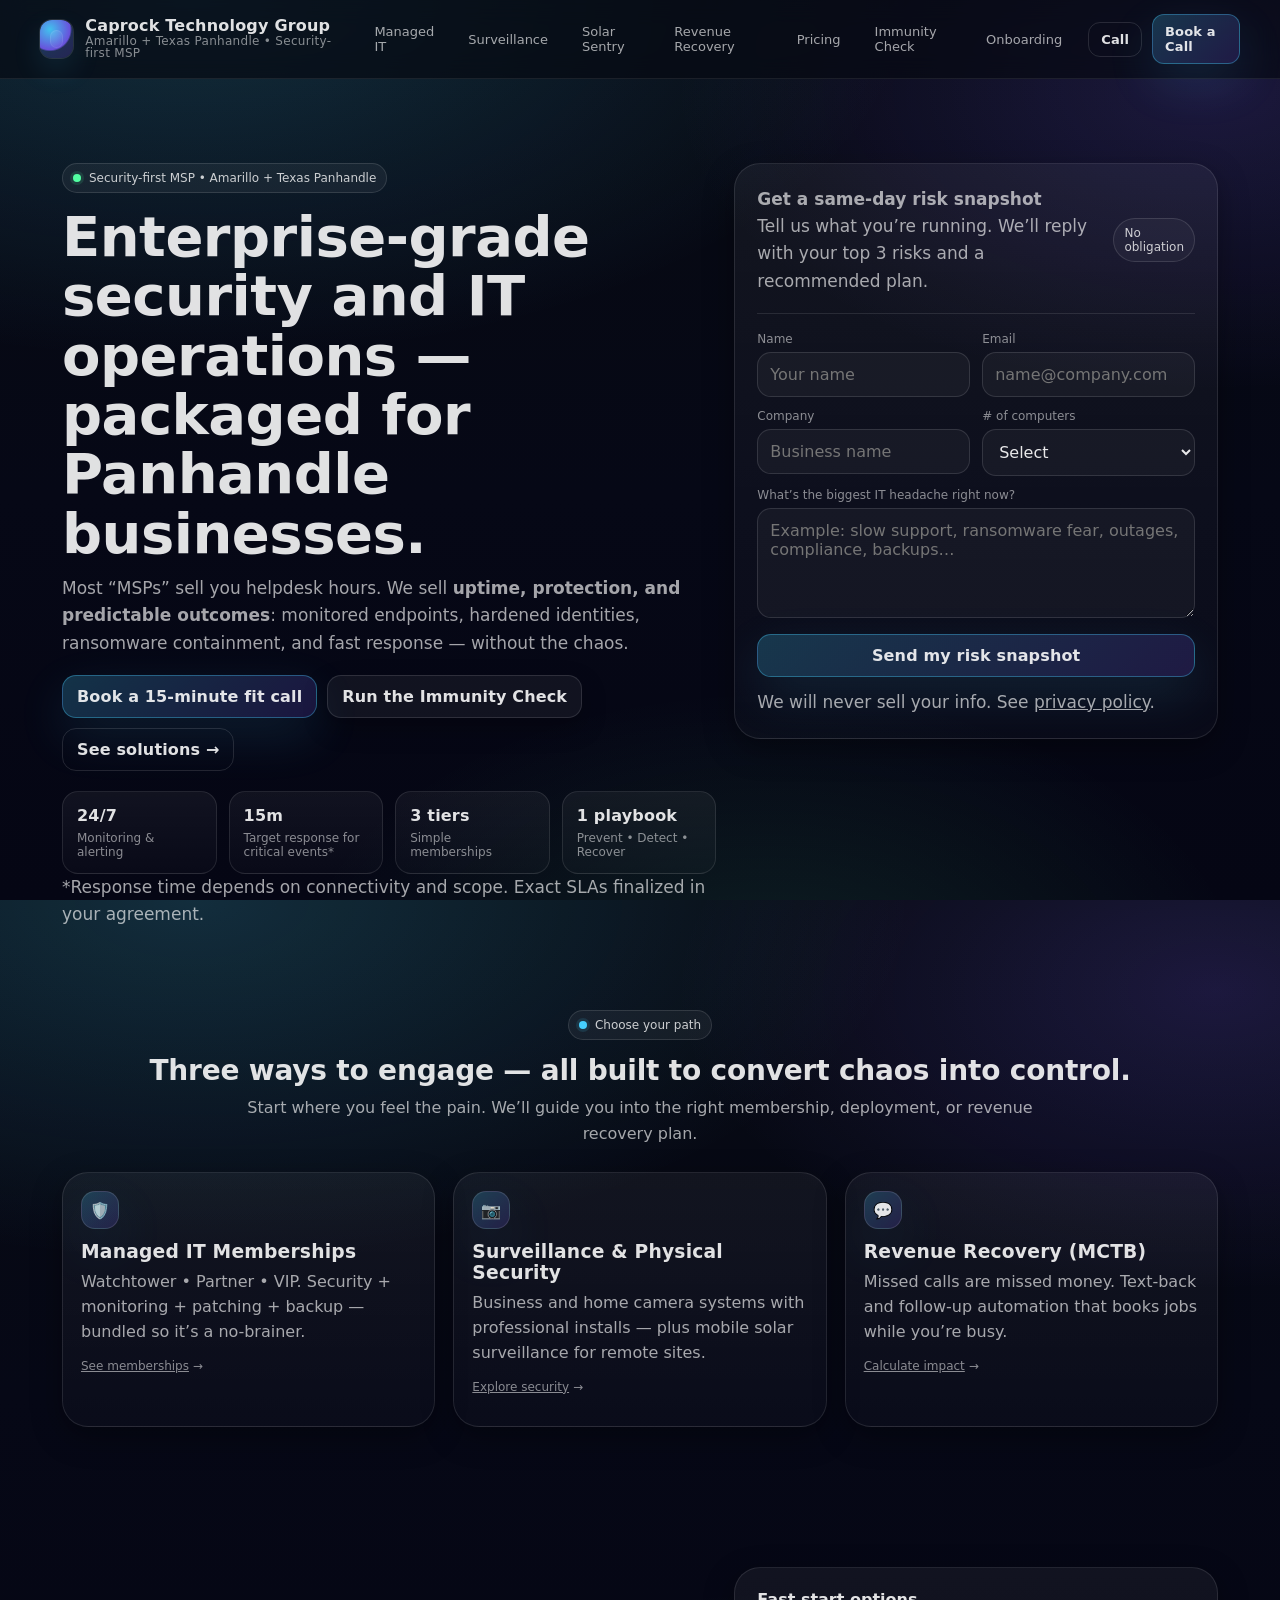
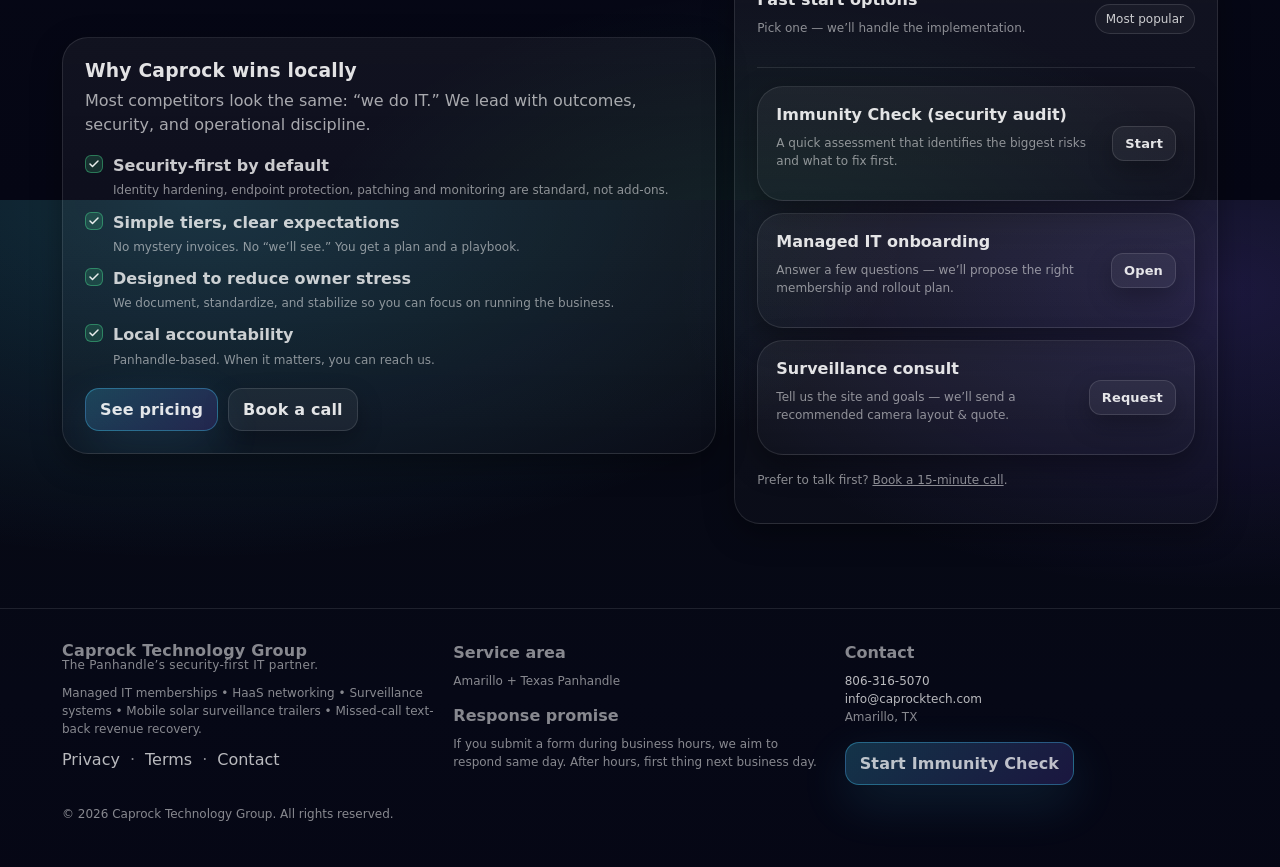
<file: index.html>
<!doctype html>
<html lang="en">
<head>
  <meta charset="utf-8"/>
  <meta name="viewport" content="width=device-width,initial-scale=1"/>
  <meta name="theme-color" content="#070A12"/>
  <title>Caprock Technology Group — Security-first Managed IT for Amarillo & the Panhandle</title>
  <meta name="description" content="Enterprise-grade security and IT operations packaged for Panhandle businesses. Managed IT memberships, surveillance, and missed-call revenue recovery."/>
  <link rel="icon" href="assets/img/logo.svg" type="image/svg+xml">
  <link rel="stylesheet" href="assets/css/styles.css"/>
</head>
<body>
  <header class="nav">
    <div class="container nav-inner">
      <a class="brand" href="index.html" aria-label="Caprock Technology Group home">
        <span class="logo" aria-hidden="true"></span>
        <span class="brand-title">
          <div class="name">Caprock Technology Group</div>
          <div class="sub">Amarillo + Texas Panhandle • Security-first MSP</div>
        </span>
      </a>

      <nav class="nav-links" aria-label="Primary">
        <a href="managed-it.html">Managed IT</a>
<a href="surveillance.html">Surveillance</a>
<a href="solar-sentry.html">Solar Sentry</a>
<a href="revenue-recovery.html">Revenue Recovery</a>
<a href="pricing.html">Pricing</a>
        <a href="immunity-check.html">Immunity Check</a>
        <a href="onboarding.html">Onboarding</a>
      </nav>

      <div class="nav-cta">
        <a class="btn ghost small" href="tel:8063165070">Call</a>
        <a class="btn primary small" href="contact.html#book">Book a Call</a>
        <button class="hamburger" id="openMenu" aria-label="Open menu">☰</button>
      </div>
    </div>
  </header>

  <div class="mobile" id="mobileMenu" aria-hidden="true">
    <div class="panel">
      <div class="split">
        <div class="brand-title">
          <div class="name">Menu</div>
          <div class="sub">Choose a path</div>
        </div>
        <button class="btn small" id="closeMenu" aria-label="Close menu">Close</button>
      </div>
      <div class="mt18">
        <a href="managed-it.html">Managed IT</a>
<a href="surveillance.html">Surveillance</a>
<a href="solar-sentry.html">Solar Sentry</a>
<a href="revenue-recovery.html">Revenue Recovery</a>
<a href="pricing.html">Pricing</a>
<hr class="sep"/>
<a href="contact.html">Contact</a>
<a href="about.html">About</a>
<a href="immunity-check.html">Immunity Check</a>
<a href="onboarding.html">Client Onboarding</a>
      </div>
      <div class="mt22">
        <a class="btn primary" style="width:100%" href="contact.html#book">Book a Call</a>
      </div>
      <p class="note mt16">Fast response. Straight answers. No fluff.</p>
    </div>
  </div>

  <main>
    
<section class="hero">
  <div class="container">
    <div class="grid cols-2" style="align-items:start">
      <div>
        <span class="badge"><span class="dot"></span><span>Security-first MSP • Amarillo + Texas Panhandle</span></span>
        <h1>Enterprise-grade security and IT operations — packaged for Panhandle businesses.</h1>
        <p>
          Most “MSPs” sell you helpdesk hours. We sell <strong>uptime, protection, and predictable outcomes</strong>:
          monitored endpoints, hardened identities, ransomware containment, and fast response — without the chaos.
        </p>

        <div class="mt18" style="display:flex; gap:10px; flex-wrap:wrap">
          <a class="btn primary" href="contact.html#book">Book a 15‑minute fit call</a>
          <a class="btn" href="immunity-check.html">Run the Immunity Check</a>
          <a class="btn ghost" href="#paths">See solutions →</a>
        </div>

        <div class="kpis">
          <div class="kpi">
            <div class="big"><span class="countup" data-target="24" data-suffix="/7">0</span></div>
            <div class="small">Monitoring & alerting</div>
          </div>
          <div class="kpi">
            <div class="big"><span class="countup" data-target="15" data-suffix="m">0</span></div>
            <div class="small">Target response for critical events*</div>
          </div>
          <div class="kpi">
            <div class="big"><span class="countup" data-target="3">0</span> tiers</div>
            <div class="small">Simple memberships</div>
          </div>
          <div class="kpi">
            <div class="big"><span class="countup" data-target="1">0</span> playbook</div>
            <div class="small">Prevent • Detect • Recover</div>
          </div>
        </div>
        <p class="note mt12">*Response time depends on connectivity and scope. Exact SLAs finalized in your agreement.</p>
      </div>

      <div>
        <div class="card pad-lg">
          <div class="split">
            <div>
              <p class="m0" style="font-weight:800">Get a same‑day risk snapshot</p>
              <p class="note mt10">Tell us what you’re running. We’ll reply with your top 3 risks and a recommended plan.</p>
            </div>
            <span class="pill">No obligation</span>
          </div>
          <hr class="sep"/>
          <form class="form" name="quick-risk-snapshot" method="POST" data-netlify="true" action="/thank-you.html">
            <input type="hidden" name="form-name" value="quick-risk-snapshot"/>
            <div class="inline cols-2">
              <div class="field">
                <label for="qname">Name</label>
                <input id="qname" name="name" autocomplete="name" required placeholder="Your name"/>
              </div>
              <div class="field">
                <label for="qemail">Email</label>
                <input id="qemail" name="email" type="email" autocomplete="email" required placeholder="name@company.com"/>
              </div>
            </div>
            <div class="inline cols-2">
              <div class="field">
                <label for="qcompany">Company</label>
                <input id="qcompany" name="company" autocomplete="organization" required placeholder="Business name"/>
              </div>
              <div class="field">
                <label for="qsize"># of computers</label>
                <select id="qsize" name="device_count" required>
                  <option value="" disabled selected>Select</option>
                  <option>1–10</option><option>11–25</option><option>26–50</option><option>51–100</option><option>100+</option>
                </select>
              </div>
            </div>
            <div class="field">
              <label for="qmsg">What’s the biggest IT headache right now?</label>
              <textarea id="qmsg" name="pain" required placeholder="Example: slow support, ransomware fear, outages, compliance, backups…"></textarea>
            </div>
            <button class="btn primary" type="submit" style="width:100%">Send my risk snapshot</button>
            <p class="note">We will never sell your info. See <a href="privacy.html"><u>privacy policy</u></a>.</p>
          </form>
        </div>
      </div>
    </div>
  </div>
</section>

<section class="section compact" id="paths">
  <div class="container">
    <div class="center">
      <span class="badge"><span class="dot" style="background:var(--accent); box-shadow:0 0 0 3px rgba(70,208,255,.12)"></span><span>Choose your path</span></span>
      <h2 style="margin:14px 0 8px; font-size:28px; letter-spacing:-.2px">Three ways to engage — all built to convert chaos into control.</h2>
      <p class="m0" style="color:var(--muted); max-width:820px; margin:0 auto; line-height:1.6">
        Start where you feel the pain. We’ll guide you into the right membership, deployment, or revenue recovery plan.
      </p>
    </div>

    <div class="grid cols-3 mt26">
      <a class="card pad" href="managed-it.html">
        <div class="icon">🛡️</div>
        <h3 class="card-title mt12">Managed IT Memberships</h3>
        <p class="card-sub">Watchtower • Partner • VIP. Security + monitoring + patching + backup — bundled so it’s a no‑brainer.</p>
        <p class="note mt12"><u>See memberships</u> →</p>
      </a>

      <a class="card pad" href="surveillance.html">
        <div class="icon">📷</div>
        <h3 class="card-title mt12">Surveillance & Physical Security</h3>
        <p class="card-sub">Business and home camera systems with professional installs — plus mobile solar surveillance for remote sites.</p>
        <p class="note mt12"><u>Explore security</u> →</p>
      </a>

      <a class="card pad" href="revenue-recovery.html">
        <div class="icon">💬</div>
        <h3 class="card-title mt12">Revenue Recovery (MCTB)</h3>
        <p class="card-sub">Missed calls are missed money. Text‑back and follow‑up automation that books jobs while you’re busy.</p>
        <p class="note mt12"><u>Calculate impact</u> →</p>
      </a>
    </div>
  </div>
</section>

<section class="section">
  <div class="container">
    <div class="grid cols-2" style="align-items:center">
      <div class="card pad-lg">
        <h3 class="card-title">Why Caprock wins locally</h3>
        <p class="card-sub">Most competitors look the same: “we do IT.” We lead with outcomes, security, and operational discipline.</p>
        <ul class="ul">
          <li><span class="check" aria-hidden="true">
  <svg viewBox="0 0 24 24" fill="none" stroke="rgba(255,255,255,.9)" stroke-width="3" stroke-linecap="round" stroke-linejoin="round">
    <path d="M20 6L9 17l-5-5"/>
  </svg>
</span> <div><strong>Security-first by default</strong><br><span class="note">Identity hardening, endpoint protection, patching and monitoring are standard, not add‑ons.</span></div></li>
          <li><span class="check" aria-hidden="true">
  <svg viewBox="0 0 24 24" fill="none" stroke="rgba(255,255,255,.9)" stroke-width="3" stroke-linecap="round" stroke-linejoin="round">
    <path d="M20 6L9 17l-5-5"/>
  </svg>
</span> <div><strong>Simple tiers, clear expectations</strong><br><span class="note">No mystery invoices. No “we’ll see.” You get a plan and a playbook.</span></div></li>
          <li><span class="check" aria-hidden="true">
  <svg viewBox="0 0 24 24" fill="none" stroke="rgba(255,255,255,.9)" stroke-width="3" stroke-linecap="round" stroke-linejoin="round">
    <path d="M20 6L9 17l-5-5"/>
  </svg>
</span> <div><strong>Designed to reduce owner stress</strong><br><span class="note">We document, standardize, and stabilize so you can focus on running the business.</span></div></li>
          <li><span class="check" aria-hidden="true">
  <svg viewBox="0 0 24 24" fill="none" stroke="rgba(255,255,255,.9)" stroke-width="3" stroke-linecap="round" stroke-linejoin="round">
    <path d="M20 6L9 17l-5-5"/>
  </svg>
</span> <div><strong>Local accountability</strong><br><span class="note">Panhandle-based. When it matters, you can reach us.</span></div></li>
        </ul>
        <div class="mt18" style="display:flex; gap:10px; flex-wrap:wrap">
          <a class="btn primary" href="pricing.html">See pricing</a>
          <a class="btn" href="contact.html#book">Book a call</a>
        </div>
      </div>

      <div>
        <div class="card pad-lg">
          <div class="split">
            <div>
              <p class="m0" style="font-weight:800">Fast start options</p>
              <p class="note mt10">Pick one — we’ll handle the implementation.</p>
            </div>
            <span class="pill">Most popular</span>
          </div>
          <hr class="sep"/>
          <div class="grid" style="gap:12px">
            <div class="card pad">
              <div class="split">
                <div>
                  <p class="m0" style="font-weight:760">Immunity Check (security audit)</p>
                  <p class="note mt10">A quick assessment that identifies the biggest risks and what to fix first.</p>
                </div>
                <a class="btn small" href="immunity-check.html">Start</a>
              </div>
            </div>
            <div class="card pad">
              <div class="split">
                <div>
                  <p class="m0" style="font-weight:760">Managed IT onboarding</p>
                  <p class="note mt10">Answer a few questions — we’ll propose the right membership and rollout plan.</p>
                </div>
                <a class="btn small" href="onboarding.html">Open</a>
              </div>
            </div>
            <div class="card pad">
              <div class="split">
                <div>
                  <p class="m0" style="font-weight:760">Surveillance consult</p>
                  <p class="note mt10">Tell us the site and goals — we’ll send a recommended camera layout & quote.</p>
                </div>
                <a class="btn small" href="surveillance.html#quote">Request</a>
              </div>
            </div>
          </div>
          <p class="note mt16">Prefer to talk first? <a href="contact.html#book"><u>Book a 15‑minute call</u></a>.</p>
        </div>
      </div>
    </div>
  </div>
</section>

  </main>

  <footer class="footer">
    <div class="container">
      <div class="grid cols-3">
        <div>
          <div class="brand-title">
            <div class="name">Caprock Technology Group</div>
            <div class="sub">The Panhandle’s security-first IT partner.</div>
          </div>
          <p class="note mt12">Managed IT memberships • HaaS networking • Surveillance systems • Mobile solar surveillance trailers • Missed-call text-back revenue recovery.</p>
          <div class="mini-links">
            <a href="privacy.html">Privacy</a> ·
            <a href="terms.html">Terms</a> ·
            <a href="contact.html">Contact</a>
          </div>
        </div>
        <div>
          <p class="m0"><strong>Service area</strong></p>
          <p class="note mt10">Amarillo + Texas Panhandle</p>
          <p class="m0 mt16"><strong>Response promise</strong></p>
          <p class="note mt10">If you submit a form during business hours, we aim to respond same day. After hours, first thing next business day.</p>
        </div>
        <div>
          <p class="m0"><strong>Contact</strong></p>
          <p class="note mt10">
            <a href="tel:8063165070">806-316-5070</a><br/>
            <a href="mailto:info@caprocktech.com">info@caprocktech.com</a><br/>
            Amarillo, TX
          </p>
          <div class="mt16">
            <a class="btn primary" href="immunity-check.html">Start Immunity Check</a>
          </div>
        </div>
      </div>
      <p class="small mt22">© 2026 Caprock Technology Group. All rights reserved.</p>
    </div>
  </footer>

  <div class="toast" id="toast" role="status" aria-live="polite">
    <div class="t">Saved</div>
    <div class="m">We’ll be in touch.</div>
  </div>

  <script src="assets/js/main.js"></script>
</body>
</html>
</file>
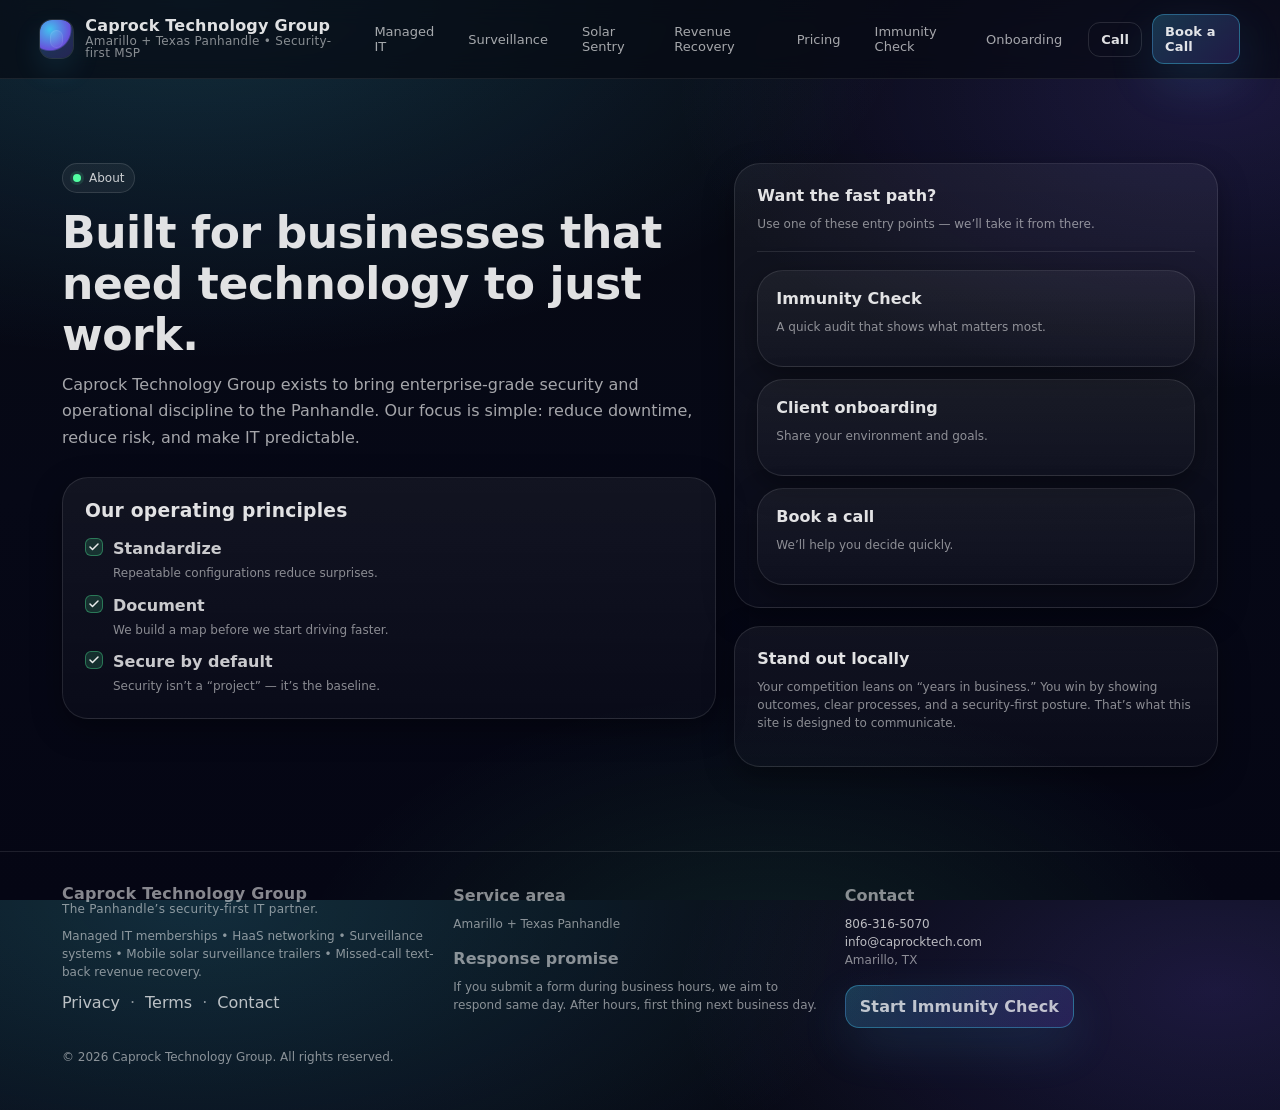
<file: about.html>
<!doctype html>
<html lang="en">
<head>
  <meta charset="utf-8"/>
  <meta name="viewport" content="width=device-width,initial-scale=1"/>
  <meta name="theme-color" content="#070A12"/>
  <title>About — Caprock Technology Group</title>
  <meta name="description" content="Caprock Technology Group brings enterprise-grade security and operational discipline to Panhandle businesses."/>
  <link rel="icon" href="assets/img/logo.svg" type="image/svg+xml">
  <link rel="stylesheet" href="assets/css/styles.css"/>
</head>
<body>
  <header class="nav">
    <div class="container nav-inner">
      <a class="brand" href="index.html" aria-label="Caprock Technology Group home">
        <span class="logo" aria-hidden="true"></span>
        <span class="brand-title">
          <div class="name">Caprock Technology Group</div>
          <div class="sub">Amarillo + Texas Panhandle • Security-first MSP</div>
        </span>
      </a>

      <nav class="nav-links" aria-label="Primary">
        <a href="managed-it.html">Managed IT</a>
<a href="surveillance.html">Surveillance</a>
<a href="solar-sentry.html">Solar Sentry</a>
<a href="revenue-recovery.html">Revenue Recovery</a>
<a href="pricing.html">Pricing</a>
        <a href="immunity-check.html">Immunity Check</a>
        <a href="onboarding.html">Onboarding</a>
      </nav>

      <div class="nav-cta">
        <a class="btn ghost small" href="tel:8063165070">Call</a>
        <a class="btn primary small" href="contact.html#book">Book a Call</a>
        <button class="hamburger" id="openMenu" aria-label="Open menu">☰</button>
      </div>
    </div>
  </header>

  <div class="mobile" id="mobileMenu" aria-hidden="true">
    <div class="panel">
      <div class="split">
        <div class="brand-title">
          <div class="name">Menu</div>
          <div class="sub">Choose a path</div>
        </div>
        <button class="btn small" id="closeMenu" aria-label="Close menu">Close</button>
      </div>
      <div class="mt18">
        <a href="managed-it.html">Managed IT</a>
<a href="surveillance.html">Surveillance</a>
<a href="solar-sentry.html">Solar Sentry</a>
<a href="revenue-recovery.html">Revenue Recovery</a>
<a href="pricing.html">Pricing</a>
<hr class="sep"/>
<a href="contact.html">Contact</a>
<a href="about.html">About</a>
<a href="immunity-check.html">Immunity Check</a>
<a href="onboarding.html">Client Onboarding</a>
      </div>
      <div class="mt22">
        <a class="btn primary" style="width:100%" href="contact.html#book">Book a Call</a>
      </div>
      <p class="note mt16">Fast response. Straight answers. No fluff.</p>
    </div>
  </div>

  <main>
    
<section class="section">
  <div class="container">
    <div class="grid cols-2" style="align-items:start">
      <div>
        <span class="badge"><span class="dot"></span><span>About</span></span>
        <h1 style="margin:14px 0 12px; font-size:44px; letter-spacing:-.4px">Built for businesses that need technology to just work.</h1>
        <p style="color:var(--muted); line-height:1.65; margin:0">
          Caprock Technology Group exists to bring enterprise-grade security and operational discipline to the Panhandle.
          Our focus is simple: reduce downtime, reduce risk, and make IT predictable.
        </p>

        <div class="mt26 card pad-lg">
          <h3 class="card-title">Our operating principles</h3>
          <ul class="ul">
            <li><span class="check" aria-hidden="true">
  <svg viewBox="0 0 24 24" fill="none" stroke="rgba(255,255,255,.9)" stroke-width="3" stroke-linecap="round" stroke-linejoin="round">
    <path d="M20 6L9 17l-5-5"/>
  </svg>
</span> <div><strong>Standardize</strong><br><span class="note">Repeatable configurations reduce surprises.</span></div></li>
            <li><span class="check" aria-hidden="true">
  <svg viewBox="0 0 24 24" fill="none" stroke="rgba(255,255,255,.9)" stroke-width="3" stroke-linecap="round" stroke-linejoin="round">
    <path d="M20 6L9 17l-5-5"/>
  </svg>
</span> <div><strong>Document</strong><br><span class="note">We build a map before we start driving faster.</span></div></li>
            <li><span class="check" aria-hidden="true">
  <svg viewBox="0 0 24 24" fill="none" stroke="rgba(255,255,255,.9)" stroke-width="3" stroke-linecap="round" stroke-linejoin="round">
    <path d="M20 6L9 17l-5-5"/>
  </svg>
</span> <div><strong>Secure by default</strong><br><span class="note">Security isn’t a “project” — it’s the baseline.</span></div></li>
          </ul>
        </div>
      </div>

      <div>
        <div class="card pad-lg">
          <p class="m0" style="font-weight:800">Want the fast path?</p>
          <p class="note mt10">Use one of these entry points — we’ll take it from there.</p>
          <hr class="sep"/>
          <div class="grid" style="gap:12px">
            <a class="card pad" href="immunity-check.html">
              <p class="m0" style="font-weight:760">Immunity Check</p>
              <p class="note mt10">A quick audit that shows what matters most.</p>
            </a>
            <a class="card pad" href="onboarding.html">
              <p class="m0" style="font-weight:760">Client onboarding</p>
              <p class="note mt10">Share your environment and goals.</p>
            </a>
            <a class="card pad" href="contact.html#book">
              <p class="m0" style="font-weight:760">Book a call</p>
              <p class="note mt10">We’ll help you decide quickly.</p>
            </a>
          </div>
        </div>

        <div class="card pad-lg mt18">
          <p class="m0" style="font-weight:800">Stand out locally</p>
          <p class="note mt10">
            Your competition leans on “years in business.” You win by showing outcomes, clear processes, and a security-first posture.
            That’s what this site is designed to communicate.
          </p>
        </div>
      </div>
    </div>
  </div>
</section>

  </main>

  <footer class="footer">
    <div class="container">
      <div class="grid cols-3">
        <div>
          <div class="brand-title">
            <div class="name">Caprock Technology Group</div>
            <div class="sub">The Panhandle’s security-first IT partner.</div>
          </div>
          <p class="note mt12">Managed IT memberships • HaaS networking • Surveillance systems • Mobile solar surveillance trailers • Missed-call text-back revenue recovery.</p>
          <div class="mini-links">
            <a href="privacy.html">Privacy</a> ·
            <a href="terms.html">Terms</a> ·
            <a href="contact.html">Contact</a>
          </div>
        </div>
        <div>
          <p class="m0"><strong>Service area</strong></p>
          <p class="note mt10">Amarillo + Texas Panhandle</p>
          <p class="m0 mt16"><strong>Response promise</strong></p>
          <p class="note mt10">If you submit a form during business hours, we aim to respond same day. After hours, first thing next business day.</p>
        </div>
        <div>
          <p class="m0"><strong>Contact</strong></p>
          <p class="note mt10">
            <a href="tel:8063165070">806-316-5070</a><br/>
            <a href="mailto:info@caprocktech.com">info@caprocktech.com</a><br/>
            Amarillo, TX
          </p>
          <div class="mt16">
            <a class="btn primary" href="immunity-check.html">Start Immunity Check</a>
          </div>
        </div>
      </div>
      <p class="small mt22">© 2026 Caprock Technology Group. All rights reserved.</p>
    </div>
  </footer>

  <div class="toast" id="toast" role="status" aria-live="polite">
    <div class="t">Saved</div>
    <div class="m">We’ll be in touch.</div>
  </div>

  <script src="assets/js/main.js"></script>
</body>
</html>
</file>
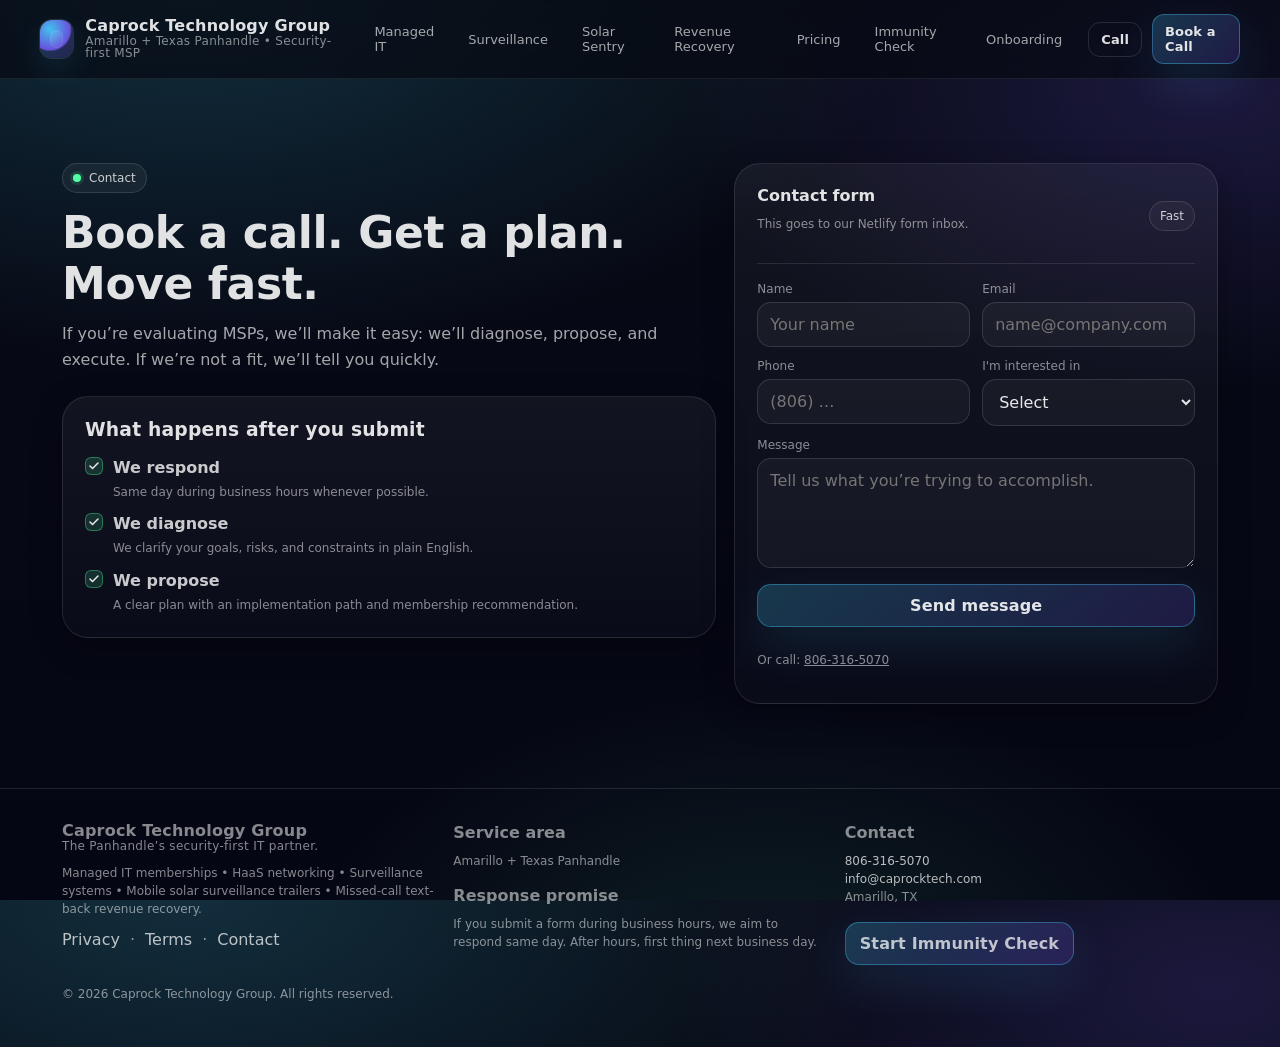
<file: contact.html>
<!doctype html>
<html lang="en">
<head>
  <meta charset="utf-8"/>
  <meta name="viewport" content="width=device-width,initial-scale=1"/>
  <meta name="theme-color" content="#070A12"/>
  <title>Contact — Caprock Technology Group</title>
  <meta name="description" content="Book a call with Caprock Technology Group. Managed IT, surveillance, mobile solar surveillance, and revenue recovery."/>
  <link rel="icon" href="assets/img/logo.svg" type="image/svg+xml">
  <link rel="stylesheet" href="assets/css/styles.css"/>
</head>
<body>
  <header class="nav">
    <div class="container nav-inner">
      <a class="brand" href="index.html" aria-label="Caprock Technology Group home">
        <span class="logo" aria-hidden="true"></span>
        <span class="brand-title">
          <div class="name">Caprock Technology Group</div>
          <div class="sub">Amarillo + Texas Panhandle • Security-first MSP</div>
        </span>
      </a>

      <nav class="nav-links" aria-label="Primary">
        <a href="managed-it.html">Managed IT</a>
<a href="surveillance.html">Surveillance</a>
<a href="solar-sentry.html">Solar Sentry</a>
<a href="revenue-recovery.html">Revenue Recovery</a>
<a href="pricing.html">Pricing</a>
        <a href="immunity-check.html">Immunity Check</a>
        <a href="onboarding.html">Onboarding</a>
      </nav>

      <div class="nav-cta">
        <a class="btn ghost small" href="tel:8063165070">Call</a>
        <a class="btn primary small" href="contact.html#book">Book a Call</a>
        <button class="hamburger" id="openMenu" aria-label="Open menu">☰</button>
      </div>
    </div>
  </header>

  <div class="mobile" id="mobileMenu" aria-hidden="true">
    <div class="panel">
      <div class="split">
        <div class="brand-title">
          <div class="name">Menu</div>
          <div class="sub">Choose a path</div>
        </div>
        <button class="btn small" id="closeMenu" aria-label="Close menu">Close</button>
      </div>
      <div class="mt18">
        <a href="managed-it.html">Managed IT</a>
<a href="surveillance.html">Surveillance</a>
<a href="solar-sentry.html">Solar Sentry</a>
<a href="revenue-recovery.html">Revenue Recovery</a>
<a href="pricing.html">Pricing</a>
<hr class="sep"/>
<a href="contact.html">Contact</a>
<a href="about.html">About</a>
<a href="immunity-check.html">Immunity Check</a>
<a href="onboarding.html">Client Onboarding</a>
      </div>
      <div class="mt22">
        <a class="btn primary" style="width:100%" href="contact.html#book">Book a Call</a>
      </div>
      <p class="note mt16">Fast response. Straight answers. No fluff.</p>
    </div>
  </div>

  <main>
    
<section class="section">
  <div class="container">
    <div class="grid cols-2" style="align-items:start">
      <div>
        <span class="badge"><span class="dot"></span><span>Contact</span></span>
        <h1 style="margin:14px 0 12px; font-size:44px; letter-spacing:-.4px">Book a call. Get a plan. Move fast.</h1>
        <p style="color:var(--muted); line-height:1.65; margin:0">
          If you’re evaluating MSPs, we’ll make it easy: we’ll diagnose, propose, and execute.
          If we’re not a fit, we’ll tell you quickly.
        </p>

        <div class="mt22 card pad-lg">
          <h3 class="card-title">What happens after you submit</h3>
          <ul class="ul">
            <li><span class="check" aria-hidden="true">
  <svg viewBox="0 0 24 24" fill="none" stroke="rgba(255,255,255,.9)" stroke-width="3" stroke-linecap="round" stroke-linejoin="round">
    <path d="M20 6L9 17l-5-5"/>
  </svg>
</span> <div><strong>We respond</strong><br><span class="note">Same day during business hours whenever possible.</span></div></li>
            <li><span class="check" aria-hidden="true">
  <svg viewBox="0 0 24 24" fill="none" stroke="rgba(255,255,255,.9)" stroke-width="3" stroke-linecap="round" stroke-linejoin="round">
    <path d="M20 6L9 17l-5-5"/>
  </svg>
</span> <div><strong>We diagnose</strong><br><span class="note">We clarify your goals, risks, and constraints in plain English.</span></div></li>
            <li><span class="check" aria-hidden="true">
  <svg viewBox="0 0 24 24" fill="none" stroke="rgba(255,255,255,.9)" stroke-width="3" stroke-linecap="round" stroke-linejoin="round">
    <path d="M20 6L9 17l-5-5"/>
  </svg>
</span> <div><strong>We propose</strong><br><span class="note">A clear plan with an implementation path and membership recommendation.</span></div></li>
          </ul>
        </div>
      </div>

      <div>
        <div class="card pad-lg" id="book">
          <div class="split">
            <div>
              <p class="m0" style="font-weight:800">Contact form</p>
              <p class="note mt10">This goes to our Netlify form inbox.</p>
            </div>
            <span class="pill">Fast</span>
          </div>
          <hr class="sep"/>
          <form class="form" name="contact" method="POST" data-netlify="true" action="/thank-you.html">
            <input type="hidden" name="form-name" value="contact"/>
            <div class="inline cols-2">
              <div class="field"><label>Name</label><input name="name" required placeholder="Your name"/></div>
              <div class="field"><label>Email</label><input name="email" type="email" required placeholder="name@company.com"/></div>
            </div>
            <div class="inline cols-2">
              <div class="field"><label>Phone</label><input name="phone" required placeholder="(806) …"/></div>
              <div class="field"><label>I'm interested in</label>
                <select name="interest" required>
                  <option value="" disabled selected>Select</option>
                  <option>Managed IT memberships</option>
                  <option>Surveillance / cameras</option>
                  <option>Solar Sentry trailer</option>
                  <option>Revenue Recovery (MCTB)</option>
                  <option>Other</option>
                </select>
              </div>
            </div>
            <div class="field"><label>Message</label><textarea name="message" required placeholder="Tell us what you’re trying to accomplish."></textarea></div>
            <button class="btn primary" type="submit" style="width:100%">Send message</button>
            <p class="note">Or call: <a href="tel:8063165070"><u>806-316-5070</u></a></p>
          </form>
        </div>
      </div>
    </div>
  </div>
</section>

  </main>

  <footer class="footer">
    <div class="container">
      <div class="grid cols-3">
        <div>
          <div class="brand-title">
            <div class="name">Caprock Technology Group</div>
            <div class="sub">The Panhandle’s security-first IT partner.</div>
          </div>
          <p class="note mt12">Managed IT memberships • HaaS networking • Surveillance systems • Mobile solar surveillance trailers • Missed-call text-back revenue recovery.</p>
          <div class="mini-links">
            <a href="privacy.html">Privacy</a> ·
            <a href="terms.html">Terms</a> ·
            <a href="contact.html">Contact</a>
          </div>
        </div>
        <div>
          <p class="m0"><strong>Service area</strong></p>
          <p class="note mt10">Amarillo + Texas Panhandle</p>
          <p class="m0 mt16"><strong>Response promise</strong></p>
          <p class="note mt10">If you submit a form during business hours, we aim to respond same day. After hours, first thing next business day.</p>
        </div>
        <div>
          <p class="m0"><strong>Contact</strong></p>
          <p class="note mt10">
            <a href="tel:8063165070">806-316-5070</a><br/>
            <a href="mailto:info@caprocktech.com">info@caprocktech.com</a><br/>
            Amarillo, TX
          </p>
          <div class="mt16">
            <a class="btn primary" href="immunity-check.html">Start Immunity Check</a>
          </div>
        </div>
      </div>
      <p class="small mt22">© 2026 Caprock Technology Group. All rights reserved.</p>
    </div>
  </footer>

  <div class="toast" id="toast" role="status" aria-live="polite">
    <div class="t">Saved</div>
    <div class="m">We’ll be in touch.</div>
  </div>

  <script src="assets/js/main.js"></script>
</body>
</html>
</file>
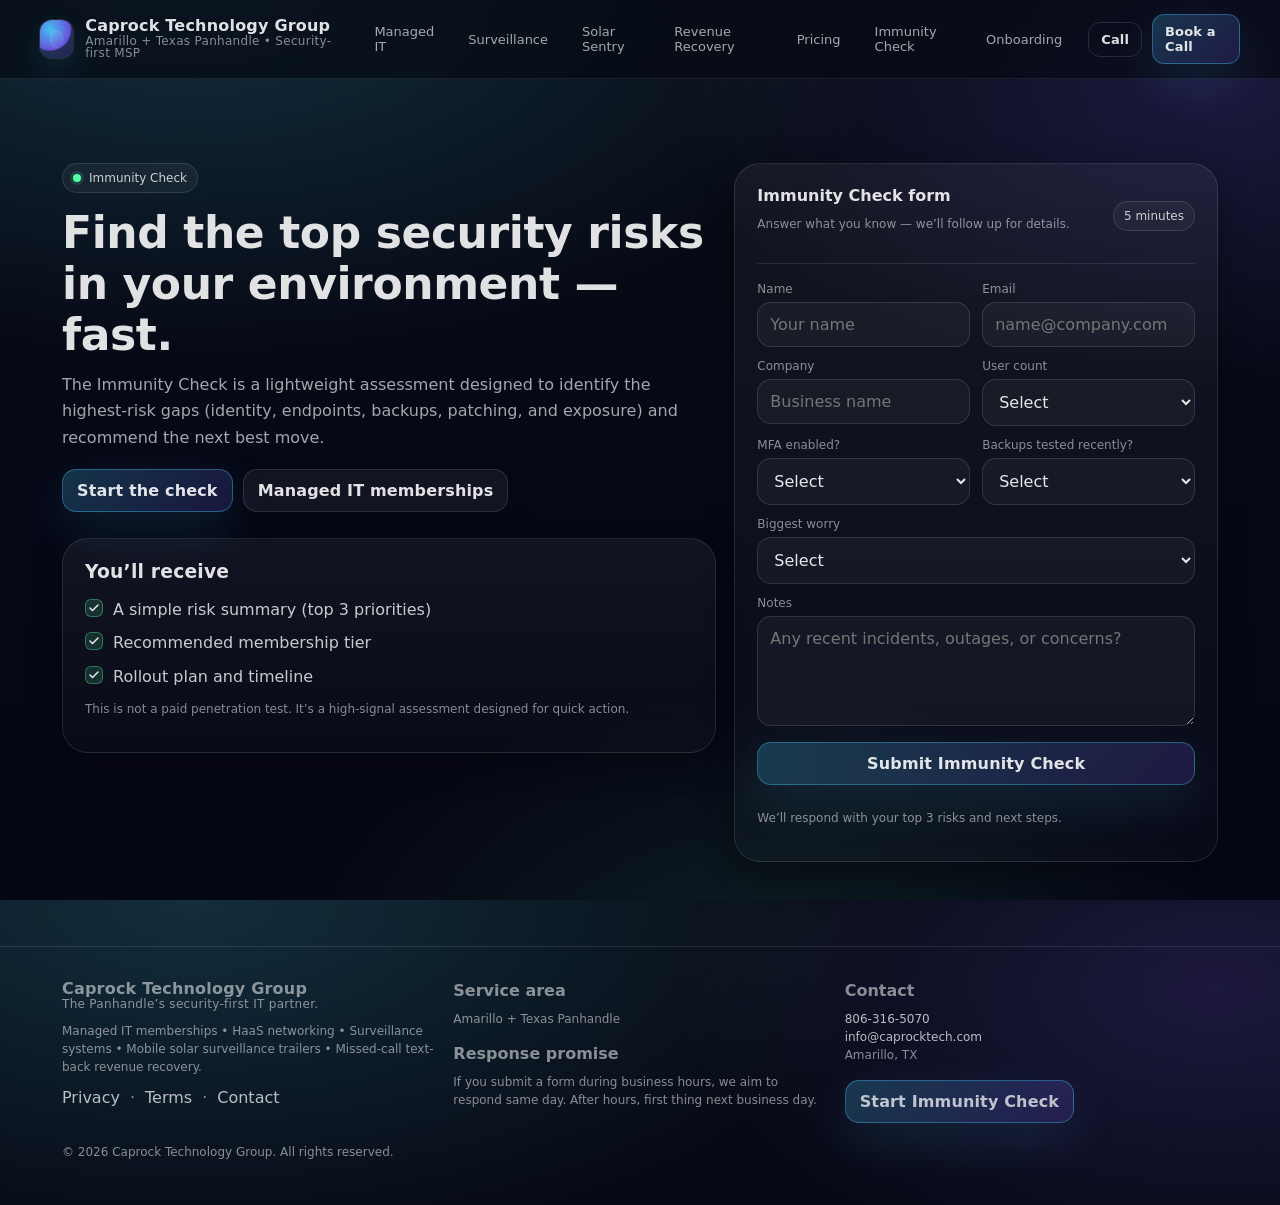
<file: immunity-check.html>
<!doctype html>
<html lang="en">
<head>
  <meta charset="utf-8"/>
  <meta name="viewport" content="width=device-width,initial-scale=1"/>
  <meta name="theme-color" content="#070A12"/>
  <title>Immunity Check — Caprock Technology Group</title>
  <meta name="description" content="Quick security assessment for Panhandle businesses. Identify top risks and next best steps."/>
  <link rel="icon" href="assets/img/logo.svg" type="image/svg+xml">
  <link rel="stylesheet" href="assets/css/styles.css"/>
</head>
<body>
  <header class="nav">
    <div class="container nav-inner">
      <a class="brand" href="index.html" aria-label="Caprock Technology Group home">
        <span class="logo" aria-hidden="true"></span>
        <span class="brand-title">
          <div class="name">Caprock Technology Group</div>
          <div class="sub">Amarillo + Texas Panhandle • Security-first MSP</div>
        </span>
      </a>

      <nav class="nav-links" aria-label="Primary">
        <a href="managed-it.html">Managed IT</a>
<a href="surveillance.html">Surveillance</a>
<a href="solar-sentry.html">Solar Sentry</a>
<a href="revenue-recovery.html">Revenue Recovery</a>
<a href="pricing.html">Pricing</a>
        <a href="immunity-check.html">Immunity Check</a>
        <a href="onboarding.html">Onboarding</a>
      </nav>

      <div class="nav-cta">
        <a class="btn ghost small" href="tel:8063165070">Call</a>
        <a class="btn primary small" href="contact.html#book">Book a Call</a>
        <button class="hamburger" id="openMenu" aria-label="Open menu">☰</button>
      </div>
    </div>
  </header>

  <div class="mobile" id="mobileMenu" aria-hidden="true">
    <div class="panel">
      <div class="split">
        <div class="brand-title">
          <div class="name">Menu</div>
          <div class="sub">Choose a path</div>
        </div>
        <button class="btn small" id="closeMenu" aria-label="Close menu">Close</button>
      </div>
      <div class="mt18">
        <a href="managed-it.html">Managed IT</a>
<a href="surveillance.html">Surveillance</a>
<a href="solar-sentry.html">Solar Sentry</a>
<a href="revenue-recovery.html">Revenue Recovery</a>
<a href="pricing.html">Pricing</a>
<hr class="sep"/>
<a href="contact.html">Contact</a>
<a href="about.html">About</a>
<a href="immunity-check.html">Immunity Check</a>
<a href="onboarding.html">Client Onboarding</a>
      </div>
      <div class="mt22">
        <a class="btn primary" style="width:100%" href="contact.html#book">Book a Call</a>
      </div>
      <p class="note mt16">Fast response. Straight answers. No fluff.</p>
    </div>
  </div>

  <main>
    
<section class="section">
  <div class="container">
    <div class="grid cols-2" style="align-items:start">
      <div>
        <span class="badge"><span class="dot"></span><span>Immunity Check</span></span>
        <h1 style="margin:14px 0 12px; font-size:44px; letter-spacing:-.4px">Find the top security risks in your environment — fast.</h1>
        <p style="color:var(--muted); line-height:1.65; margin:0">
          The Immunity Check is a lightweight assessment designed to identify the highest-risk gaps
          (identity, endpoints, backups, patching, and exposure) and recommend the next best move.
        </p>
        <div class="mt18" style="display:flex; gap:10px; flex-wrap:wrap">
          <a class="btn primary" href="#form">Start the check</a>
          <a class="btn" href="managed-it.html">Managed IT memberships</a>
        </div>

        <div class="mt26 card pad-lg">
          <h3 class="card-title">You’ll receive</h3>
          <ul class="ul">
            <li><span class="check" aria-hidden="true">
  <svg viewBox="0 0 24 24" fill="none" stroke="rgba(255,255,255,.9)" stroke-width="3" stroke-linecap="round" stroke-linejoin="round">
    <path d="M20 6L9 17l-5-5"/>
  </svg>
</span> A simple risk summary (top 3 priorities)</li>
            <li><span class="check" aria-hidden="true">
  <svg viewBox="0 0 24 24" fill="none" stroke="rgba(255,255,255,.9)" stroke-width="3" stroke-linecap="round" stroke-linejoin="round">
    <path d="M20 6L9 17l-5-5"/>
  </svg>
</span> Recommended membership tier</li>
            <li><span class="check" aria-hidden="true">
  <svg viewBox="0 0 24 24" fill="none" stroke="rgba(255,255,255,.9)" stroke-width="3" stroke-linecap="round" stroke-linejoin="round">
    <path d="M20 6L9 17l-5-5"/>
  </svg>
</span> Rollout plan and timeline</li>
          </ul>
          <p class="note mt12">This is not a paid penetration test. It’s a high-signal assessment designed for quick action.</p>
        </div>
      </div>

      <div>
        <div class="card pad-lg" id="form">
          <div class="split">
            <div>
              <p class="m0" style="font-weight:800">Immunity Check form</p>
              <p class="note mt10">Answer what you know — we’ll follow up for details.</p>
            </div>
            <span class="pill">5 minutes</span>
          </div>
          <hr class="sep"/>
          <form class="form" name="immunity-check" method="POST" data-netlify="true" action="/thank-you.html">
            <input type="hidden" name="form-name" value="immunity-check"/>
            <div class="inline cols-2">
              <div class="field"><label>Name</label><input name="name" required placeholder="Your name"/></div>
              <div class="field"><label>Email</label><input name="email" type="email" required placeholder="name@company.com"/></div>
            </div>
            <div class="inline cols-2">
              <div class="field"><label>Company</label><input name="company" required placeholder="Business name"/></div>
              <div class="field"><label>User count</label>
                <select name="users" required>
                  <option value="" disabled selected>Select</option>
                  <option>1–10</option><option>11–25</option><option>26–50</option><option>51–100</option><option>100+</option>
                </select>
              </div>
            </div>
            <div class="inline cols-2">
              <div class="field"><label>MFA enabled?</label>
                <select name="mfa" required><option value="" disabled selected>Select</option><option>Yes</option><option>No</option><option>Not sure</option></select>
              </div>
              <div class="field"><label>Backups tested recently?</label>
                <select name="backup_tested" required><option value="" disabled selected>Select</option><option>Yes</option><option>No</option><option>Not sure</option></select>
              </div>
            </div>
            <div class="field"><label>Biggest worry</label>
              <select name="worry" required>
                <option value="" disabled selected>Select</option>
                <option>Ransomware / security</option>
                <option>Downtime</option>
                <option>Data loss</option>
                <option>Compliance</option>
                <option>Other</option>
              </select>
            </div>
            <div class="field"><label>Notes</label><textarea name="notes" required placeholder="Any recent incidents, outages, or concerns?"></textarea></div>
            <button class="btn primary" type="submit" style="width:100%">Submit Immunity Check</button>
            <p class="note">We’ll respond with your top 3 risks and next steps.</p>
          </form>
        </div>
      </div>
    </div>
  </div>
</section>

  </main>

  <footer class="footer">
    <div class="container">
      <div class="grid cols-3">
        <div>
          <div class="brand-title">
            <div class="name">Caprock Technology Group</div>
            <div class="sub">The Panhandle’s security-first IT partner.</div>
          </div>
          <p class="note mt12">Managed IT memberships • HaaS networking • Surveillance systems • Mobile solar surveillance trailers • Missed-call text-back revenue recovery.</p>
          <div class="mini-links">
            <a href="privacy.html">Privacy</a> ·
            <a href="terms.html">Terms</a> ·
            <a href="contact.html">Contact</a>
          </div>
        </div>
        <div>
          <p class="m0"><strong>Service area</strong></p>
          <p class="note mt10">Amarillo + Texas Panhandle</p>
          <p class="m0 mt16"><strong>Response promise</strong></p>
          <p class="note mt10">If you submit a form during business hours, we aim to respond same day. After hours, first thing next business day.</p>
        </div>
        <div>
          <p class="m0"><strong>Contact</strong></p>
          <p class="note mt10">
            <a href="tel:8063165070">806-316-5070</a><br/>
            <a href="mailto:info@caprocktech.com">info@caprocktech.com</a><br/>
            Amarillo, TX
          </p>
          <div class="mt16">
            <a class="btn primary" href="immunity-check.html">Start Immunity Check</a>
          </div>
        </div>
      </div>
      <p class="small mt22">© 2026 Caprock Technology Group. All rights reserved.</p>
    </div>
  </footer>

  <div class="toast" id="toast" role="status" aria-live="polite">
    <div class="t">Saved</div>
    <div class="m">We’ll be in touch.</div>
  </div>

  <script src="assets/js/main.js"></script>
</body>
</html>
</file>
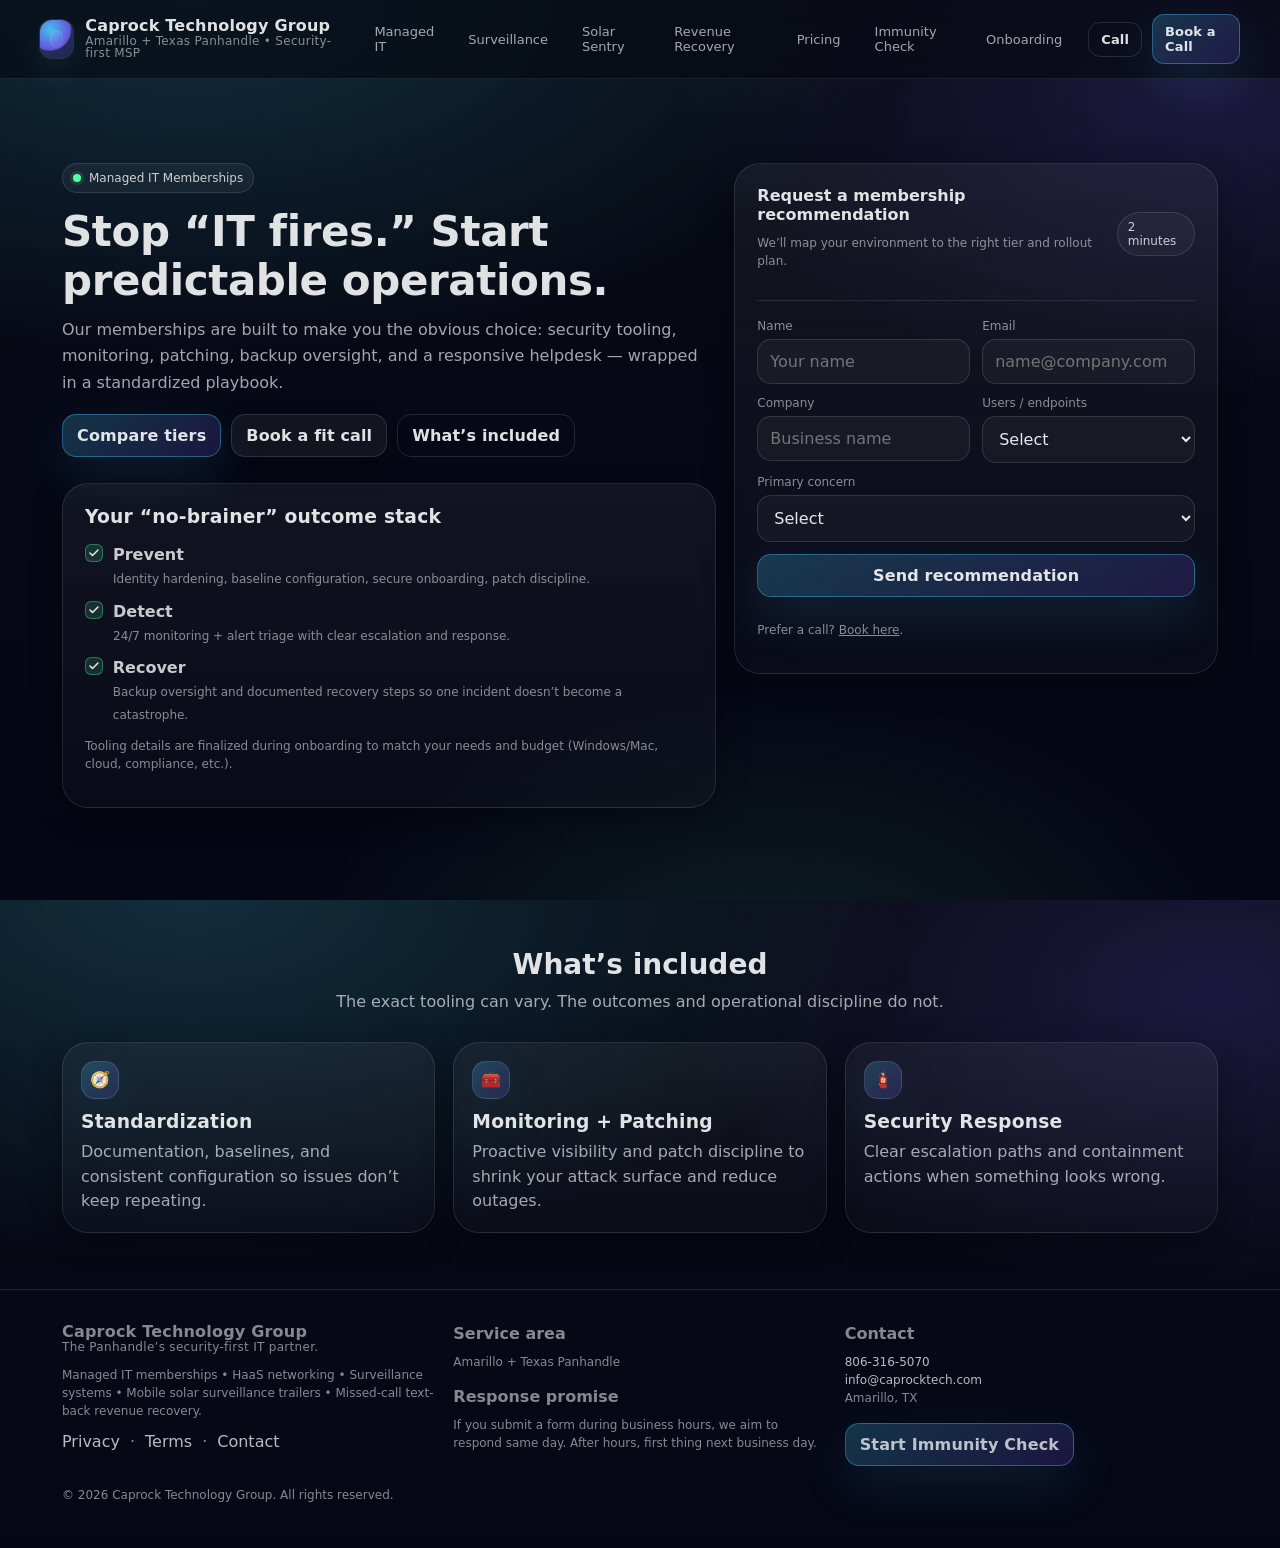
<file: managed-it.html>
<!doctype html>
<html lang="en">
<head>
  <meta charset="utf-8"/>
  <meta name="viewport" content="width=device-width,initial-scale=1"/>
  <meta name="theme-color" content="#070A12"/>
  <title>Managed IT Memberships — Caprock Technology Group</title>
  <meta name="description" content="Security-first managed IT memberships for Amarillo and the Panhandle. Predictable outcomes: prevent, detect, recover."/>
  <link rel="icon" href="assets/img/logo.svg" type="image/svg+xml">
  <link rel="stylesheet" href="assets/css/styles.css"/>
</head>
<body>
  <header class="nav">
    <div class="container nav-inner">
      <a class="brand" href="index.html" aria-label="Caprock Technology Group home">
        <span class="logo" aria-hidden="true"></span>
        <span class="brand-title">
          <div class="name">Caprock Technology Group</div>
          <div class="sub">Amarillo + Texas Panhandle • Security-first MSP</div>
        </span>
      </a>

      <nav class="nav-links" aria-label="Primary">
        <a href="managed-it.html">Managed IT</a>
<a href="surveillance.html">Surveillance</a>
<a href="solar-sentry.html">Solar Sentry</a>
<a href="revenue-recovery.html">Revenue Recovery</a>
<a href="pricing.html">Pricing</a>
        <a href="immunity-check.html">Immunity Check</a>
        <a href="onboarding.html">Onboarding</a>
      </nav>

      <div class="nav-cta">
        <a class="btn ghost small" href="tel:8063165070">Call</a>
        <a class="btn primary small" href="contact.html#book">Book a Call</a>
        <button class="hamburger" id="openMenu" aria-label="Open menu">☰</button>
      </div>
    </div>
  </header>

  <div class="mobile" id="mobileMenu" aria-hidden="true">
    <div class="panel">
      <div class="split">
        <div class="brand-title">
          <div class="name">Menu</div>
          <div class="sub">Choose a path</div>
        </div>
        <button class="btn small" id="closeMenu" aria-label="Close menu">Close</button>
      </div>
      <div class="mt18">
        <a href="managed-it.html">Managed IT</a>
<a href="surveillance.html">Surveillance</a>
<a href="solar-sentry.html">Solar Sentry</a>
<a href="revenue-recovery.html">Revenue Recovery</a>
<a href="pricing.html">Pricing</a>
<hr class="sep"/>
<a href="contact.html">Contact</a>
<a href="about.html">About</a>
<a href="immunity-check.html">Immunity Check</a>
<a href="onboarding.html">Client Onboarding</a>
      </div>
      <div class="mt22">
        <a class="btn primary" style="width:100%" href="contact.html#book">Book a Call</a>
      </div>
      <p class="note mt16">Fast response. Straight answers. No fluff.</p>
    </div>
  </div>

  <main>
    
<section class="section">
  <div class="container">
    <div class="grid cols-2" style="align-items:start">
      <div>
        <span class="badge"><span class="dot"></span><span>Managed IT Memberships</span></span>
        <h1 style="margin:14px 0 12px; font-size:42px; letter-spacing:-.4px">Stop “IT fires.” Start predictable operations.</h1>
        <p style="color:var(--muted); line-height:1.65; margin:0">
          Our memberships are built to make you the obvious choice: security tooling, monitoring, patching, backup oversight,
          and a responsive helpdesk — wrapped in a standardized playbook.
        </p>
        <div class="mt18" style="display:flex; gap:10px; flex-wrap:wrap">
          <a class="btn primary" href="pricing.html#memberships">Compare tiers</a>
          <a class="btn" href="contact.html#book">Book a fit call</a>
          <a class="btn ghost" href="#what">What’s included</a>
        </div>

        <div class="mt26 card pad-lg">
          <h3 class="card-title">Your “no‑brainer” outcome stack</h3>
          <ul class="ul">
            <li><span class="check" aria-hidden="true">
  <svg viewBox="0 0 24 24" fill="none" stroke="rgba(255,255,255,.9)" stroke-width="3" stroke-linecap="round" stroke-linejoin="round">
    <path d="M20 6L9 17l-5-5"/>
  </svg>
</span> <div><strong>Prevent</strong><br><span class="note">Identity hardening, baseline configuration, secure onboarding, patch discipline.</span></div></li>
            <li><span class="check" aria-hidden="true">
  <svg viewBox="0 0 24 24" fill="none" stroke="rgba(255,255,255,.9)" stroke-width="3" stroke-linecap="round" stroke-linejoin="round">
    <path d="M20 6L9 17l-5-5"/>
  </svg>
</span> <div><strong>Detect</strong><br><span class="note">24/7 monitoring + alert triage with clear escalation and response.</span></div></li>
            <li><span class="check" aria-hidden="true">
  <svg viewBox="0 0 24 24" fill="none" stroke="rgba(255,255,255,.9)" stroke-width="3" stroke-linecap="round" stroke-linejoin="round">
    <path d="M20 6L9 17l-5-5"/>
  </svg>
</span> <div><strong>Recover</strong><br><span class="note">Backup oversight and documented recovery steps so one incident doesn’t become a catastrophe.</span></div></li>
          </ul>
          <p class="note mt12">Tooling details are finalized during onboarding to match your needs and budget (Windows/Mac, cloud, compliance, etc.).</p>
        </div>
      </div>

      <div>
        <div class="card pad-lg">
          <div class="split">
            <div>
              <p class="m0" style="font-weight:800">Request a membership recommendation</p>
              <p class="note mt10">We’ll map your environment to the right tier and rollout plan.</p>
            </div>
            <span class="pill">2 minutes</span>
          </div>
          <hr class="sep"/>
          <form class="form" name="managed-it-lead" method="POST" data-netlify="true" action="/thank-you.html">
            <input type="hidden" name="form-name" value="managed-it-lead"/>
            <div class="inline cols-2">
              <div class="field">
                <label>Name</label>
                <input name="name" autocomplete="name" required placeholder="Your name"/>
              </div>
              <div class="field">
                <label>Email</label>
                <input name="email" type="email" autocomplete="email" required placeholder="name@company.com"/>
              </div>
            </div>
            <div class="inline cols-2">
              <div class="field">
                <label>Company</label>
                <input name="company" autocomplete="organization" required placeholder="Business name"/>
              </div>
              <div class="field">
                <label>Users / endpoints</label>
                <select name="size" required>
                  <option value="" disabled selected>Select</option>
                  <option>1–10</option><option>11–25</option><option>26–50</option><option>51–100</option><option>100+</option>
                </select>
              </div>
            </div>
            <div class="field">
              <label>Primary concern</label>
              <select name="primary_concern" required>
                <option value="" disabled selected>Select</option>
                <option>Security / ransomware</option>
                <option>Slow support</option>
                <option>Outages / downtime</option>
                <option>Backups / recovery</option>
                <option>Compliance</option>
                <option>Other</option>
              </select>
            </div>
            <button class="btn primary" type="submit" style="width:100%">Send recommendation</button>
            <p class="note">Prefer a call? <a href="contact.html#book"><u>Book here</u></a>.</p>
          </form>
        </div>
      </div>
    </div>
  </div>
</section>

<section class="section compact" id="what">
  <div class="container">
    <div class="center">
      <h2 style="margin:0 0 8px; font-size:28px">What’s included</h2>
      <p class="m0" style="color:var(--muted); max-width:860px; margin:0 auto; line-height:1.65">
        The exact tooling can vary. The outcomes and operational discipline do not.
      </p>
    </div>

    <div class="grid cols-3 mt26">
      <div class="card pad">
        <div class="icon">🧭</div>
        <h3 class="card-title mt12">Standardization</h3>
        <p class="card-sub">Documentation, baselines, and consistent configuration so issues don’t keep repeating.</p>
      </div>
      <div class="card pad">
        <div class="icon">🧰</div>
        <h3 class="card-title mt12">Monitoring + Patching</h3>
        <p class="card-sub">Proactive visibility and patch discipline to shrink your attack surface and reduce outages.</p>
      </div>
      <div class="card pad">
        <div class="icon">🧯</div>
        <h3 class="card-title mt12">Security Response</h3>
        <p class="card-sub">Clear escalation paths and containment actions when something looks wrong.</p>
      </div>
    </div>
  </div>
</section>

  </main>

  <footer class="footer">
    <div class="container">
      <div class="grid cols-3">
        <div>
          <div class="brand-title">
            <div class="name">Caprock Technology Group</div>
            <div class="sub">The Panhandle’s security-first IT partner.</div>
          </div>
          <p class="note mt12">Managed IT memberships • HaaS networking • Surveillance systems • Mobile solar surveillance trailers • Missed-call text-back revenue recovery.</p>
          <div class="mini-links">
            <a href="privacy.html">Privacy</a> ·
            <a href="terms.html">Terms</a> ·
            <a href="contact.html">Contact</a>
          </div>
        </div>
        <div>
          <p class="m0"><strong>Service area</strong></p>
          <p class="note mt10">Amarillo + Texas Panhandle</p>
          <p class="m0 mt16"><strong>Response promise</strong></p>
          <p class="note mt10">If you submit a form during business hours, we aim to respond same day. After hours, first thing next business day.</p>
        </div>
        <div>
          <p class="m0"><strong>Contact</strong></p>
          <p class="note mt10">
            <a href="tel:8063165070">806-316-5070</a><br/>
            <a href="mailto:info@caprocktech.com">info@caprocktech.com</a><br/>
            Amarillo, TX
          </p>
          <div class="mt16">
            <a class="btn primary" href="immunity-check.html">Start Immunity Check</a>
          </div>
        </div>
      </div>
      <p class="small mt22">© 2026 Caprock Technology Group. All rights reserved.</p>
    </div>
  </footer>

  <div class="toast" id="toast" role="status" aria-live="polite">
    <div class="t">Saved</div>
    <div class="m">We’ll be in touch.</div>
  </div>

  <script src="assets/js/main.js"></script>
</body>
</html>
</file>
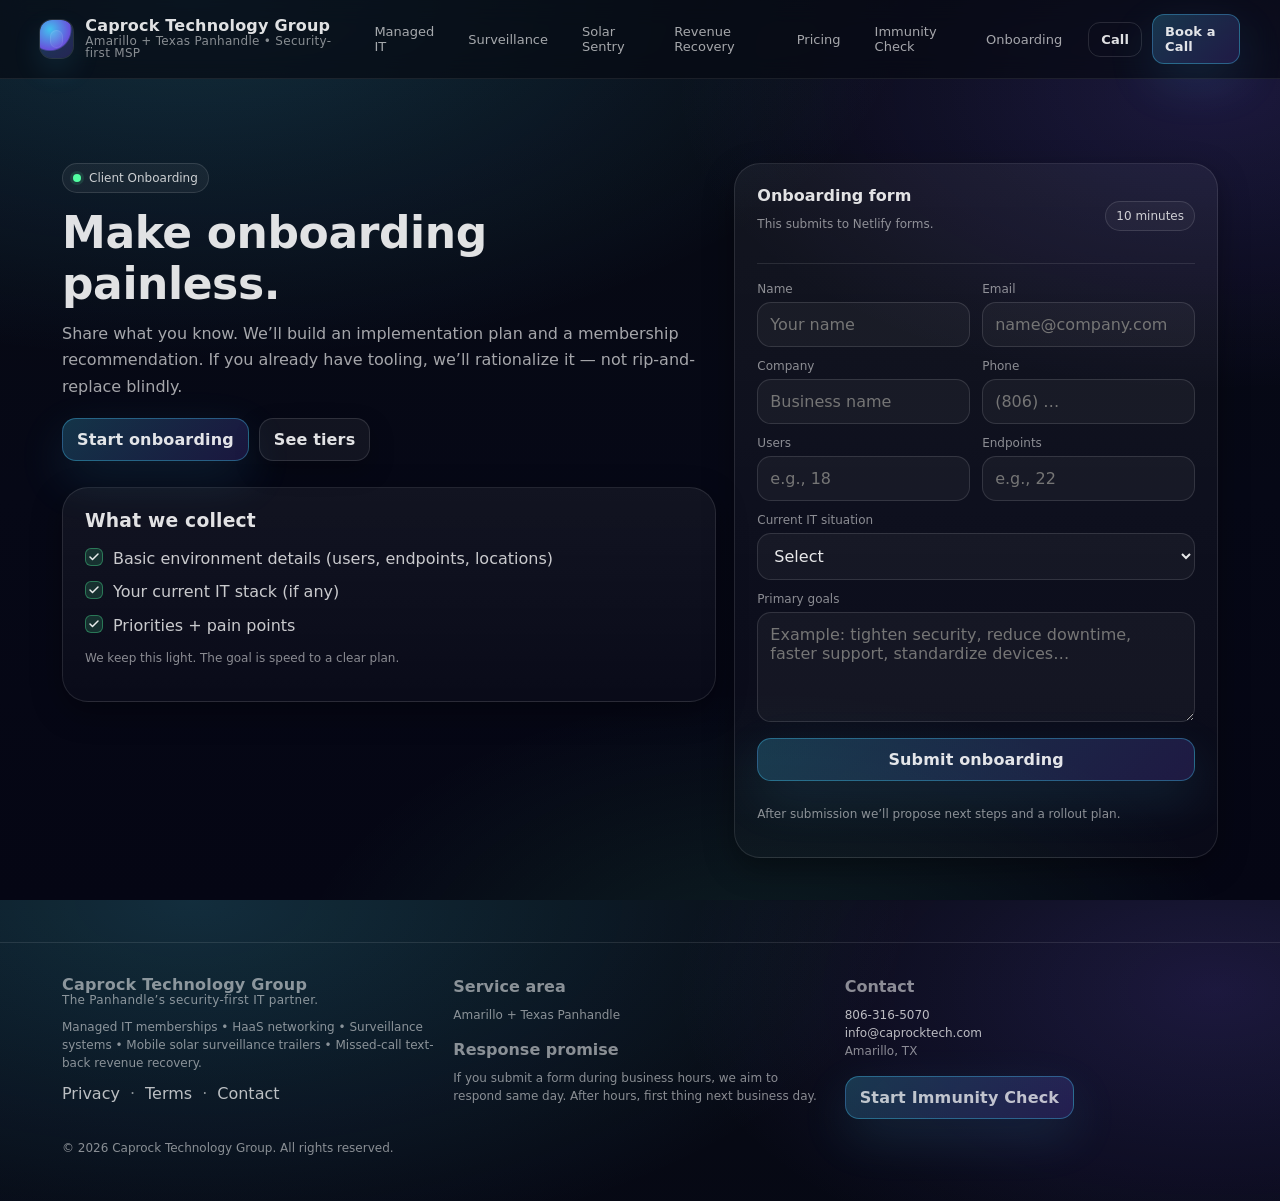
<file: onboarding.html>
<!doctype html>
<html lang="en">
<head>
  <meta charset="utf-8"/>
  <meta name="viewport" content="width=device-width,initial-scale=1"/>
  <meta name="theme-color" content="#070A12"/>
  <title>Client Onboarding — Caprock Technology Group</title>
  <meta name="description" content="Client onboarding form for Caprock Technology Group. Share your environment details for a recommended IT plan."/>
  <link rel="icon" href="assets/img/logo.svg" type="image/svg+xml">
  <link rel="stylesheet" href="assets/css/styles.css"/>
</head>
<body>
  <header class="nav">
    <div class="container nav-inner">
      <a class="brand" href="index.html" aria-label="Caprock Technology Group home">
        <span class="logo" aria-hidden="true"></span>
        <span class="brand-title">
          <div class="name">Caprock Technology Group</div>
          <div class="sub">Amarillo + Texas Panhandle • Security-first MSP</div>
        </span>
      </a>

      <nav class="nav-links" aria-label="Primary">
        <a href="managed-it.html">Managed IT</a>
<a href="surveillance.html">Surveillance</a>
<a href="solar-sentry.html">Solar Sentry</a>
<a href="revenue-recovery.html">Revenue Recovery</a>
<a href="pricing.html">Pricing</a>
        <a href="immunity-check.html">Immunity Check</a>
        <a href="onboarding.html">Onboarding</a>
      </nav>

      <div class="nav-cta">
        <a class="btn ghost small" href="tel:8063165070">Call</a>
        <a class="btn primary small" href="contact.html#book">Book a Call</a>
        <button class="hamburger" id="openMenu" aria-label="Open menu">☰</button>
      </div>
    </div>
  </header>

  <div class="mobile" id="mobileMenu" aria-hidden="true">
    <div class="panel">
      <div class="split">
        <div class="brand-title">
          <div class="name">Menu</div>
          <div class="sub">Choose a path</div>
        </div>
        <button class="btn small" id="closeMenu" aria-label="Close menu">Close</button>
      </div>
      <div class="mt18">
        <a href="managed-it.html">Managed IT</a>
<a href="surveillance.html">Surveillance</a>
<a href="solar-sentry.html">Solar Sentry</a>
<a href="revenue-recovery.html">Revenue Recovery</a>
<a href="pricing.html">Pricing</a>
<hr class="sep"/>
<a href="contact.html">Contact</a>
<a href="about.html">About</a>
<a href="immunity-check.html">Immunity Check</a>
<a href="onboarding.html">Client Onboarding</a>
      </div>
      <div class="mt22">
        <a class="btn primary" style="width:100%" href="contact.html#book">Book a Call</a>
      </div>
      <p class="note mt16">Fast response. Straight answers. No fluff.</p>
    </div>
  </div>

  <main>
    
<section class="section">
  <div class="container">
    <div class="grid cols-2" style="align-items:start">
      <div>
        <span class="badge"><span class="dot"></span><span>Client Onboarding</span></span>
        <h1 style="margin:14px 0 12px; font-size:44px; letter-spacing:-.4px">Make onboarding painless.</h1>
        <p style="color:var(--muted); line-height:1.65; margin:0">
          Share what you know. We’ll build an implementation plan and a membership recommendation.
          If you already have tooling, we’ll rationalize it — not rip-and-replace blindly.
        </p>
        <div class="mt18" style="display:flex; gap:10px; flex-wrap:wrap">
          <a class="btn primary" href="#form">Start onboarding</a>
          <a class="btn" href="pricing.html">See tiers</a>
        </div>

        <div class="mt26 card pad-lg">
          <h3 class="card-title">What we collect</h3>
          <ul class="ul">
            <li><span class="check" aria-hidden="true">
  <svg viewBox="0 0 24 24" fill="none" stroke="rgba(255,255,255,.9)" stroke-width="3" stroke-linecap="round" stroke-linejoin="round">
    <path d="M20 6L9 17l-5-5"/>
  </svg>
</span> Basic environment details (users, endpoints, locations)</li>
            <li><span class="check" aria-hidden="true">
  <svg viewBox="0 0 24 24" fill="none" stroke="rgba(255,255,255,.9)" stroke-width="3" stroke-linecap="round" stroke-linejoin="round">
    <path d="M20 6L9 17l-5-5"/>
  </svg>
</span> Your current IT stack (if any)</li>
            <li><span class="check" aria-hidden="true">
  <svg viewBox="0 0 24 24" fill="none" stroke="rgba(255,255,255,.9)" stroke-width="3" stroke-linecap="round" stroke-linejoin="round">
    <path d="M20 6L9 17l-5-5"/>
  </svg>
</span> Priorities + pain points</li>
          </ul>
          <p class="note mt12">We keep this light. The goal is speed to a clear plan.</p>
        </div>
      </div>

      <div>
        <div class="card pad-lg" id="form">
          <div class="split">
            <div>
              <p class="m0" style="font-weight:800">Onboarding form</p>
              <p class="note mt10">This submits to Netlify forms.</p>
            </div>
            <span class="pill">10 minutes</span>
          </div>
          <hr class="sep"/>
          <form class="form" name="client-onboarding" method="POST" data-netlify="true" action="/thank-you.html">
            <input type="hidden" name="form-name" value="client-onboarding"/>
            <div class="inline cols-2">
              <div class="field"><label>Name</label><input name="name" required placeholder="Your name"/></div>
              <div class="field"><label>Email</label><input name="email" type="email" required placeholder="name@company.com"/></div>
            </div>
            <div class="inline cols-2">
              <div class="field"><label>Company</label><input name="company" required placeholder="Business name"/></div>
              <div class="field"><label>Phone</label><input name="phone" required placeholder="(806) …"/></div>
            </div>
            <div class="inline cols-2">
              <div class="field"><label>Users</label><input name="users" required placeholder="e.g., 18"/></div>
              <div class="field"><label>Endpoints</label><input name="endpoints" required placeholder="e.g., 22"/></div>
            </div>
            <div class="field"><label>Current IT situation</label>
              <select name="current_it" required>
                <option value="" disabled selected>Select</option>
                <option>In-house IT</option><option>Another MSP</option><option>Break/fix</option><option>Mostly DIY</option><option>Not sure</option>
              </select>
            </div>
            <div class="field"><label>Primary goals</label><textarea name="goals" required placeholder="Example: tighten security, reduce downtime, faster support, standardize devices…"></textarea></div>
            <button class="btn primary" type="submit" style="width:100%">Submit onboarding</button>
            <p class="note">After submission we’ll propose next steps and a rollout plan.</p>
          </form>
        </div>
      </div>
    </div>
  </div>
</section>

  </main>

  <footer class="footer">
    <div class="container">
      <div class="grid cols-3">
        <div>
          <div class="brand-title">
            <div class="name">Caprock Technology Group</div>
            <div class="sub">The Panhandle’s security-first IT partner.</div>
          </div>
          <p class="note mt12">Managed IT memberships • HaaS networking • Surveillance systems • Mobile solar surveillance trailers • Missed-call text-back revenue recovery.</p>
          <div class="mini-links">
            <a href="privacy.html">Privacy</a> ·
            <a href="terms.html">Terms</a> ·
            <a href="contact.html">Contact</a>
          </div>
        </div>
        <div>
          <p class="m0"><strong>Service area</strong></p>
          <p class="note mt10">Amarillo + Texas Panhandle</p>
          <p class="m0 mt16"><strong>Response promise</strong></p>
          <p class="note mt10">If you submit a form during business hours, we aim to respond same day. After hours, first thing next business day.</p>
        </div>
        <div>
          <p class="m0"><strong>Contact</strong></p>
          <p class="note mt10">
            <a href="tel:8063165070">806-316-5070</a><br/>
            <a href="mailto:info@caprocktech.com">info@caprocktech.com</a><br/>
            Amarillo, TX
          </p>
          <div class="mt16">
            <a class="btn primary" href="immunity-check.html">Start Immunity Check</a>
          </div>
        </div>
      </div>
      <p class="small mt22">© 2026 Caprock Technology Group. All rights reserved.</p>
    </div>
  </footer>

  <div class="toast" id="toast" role="status" aria-live="polite">
    <div class="t">Saved</div>
    <div class="m">We’ll be in touch.</div>
  </div>

  <script src="assets/js/main.js"></script>
</body>
</html>
</file>
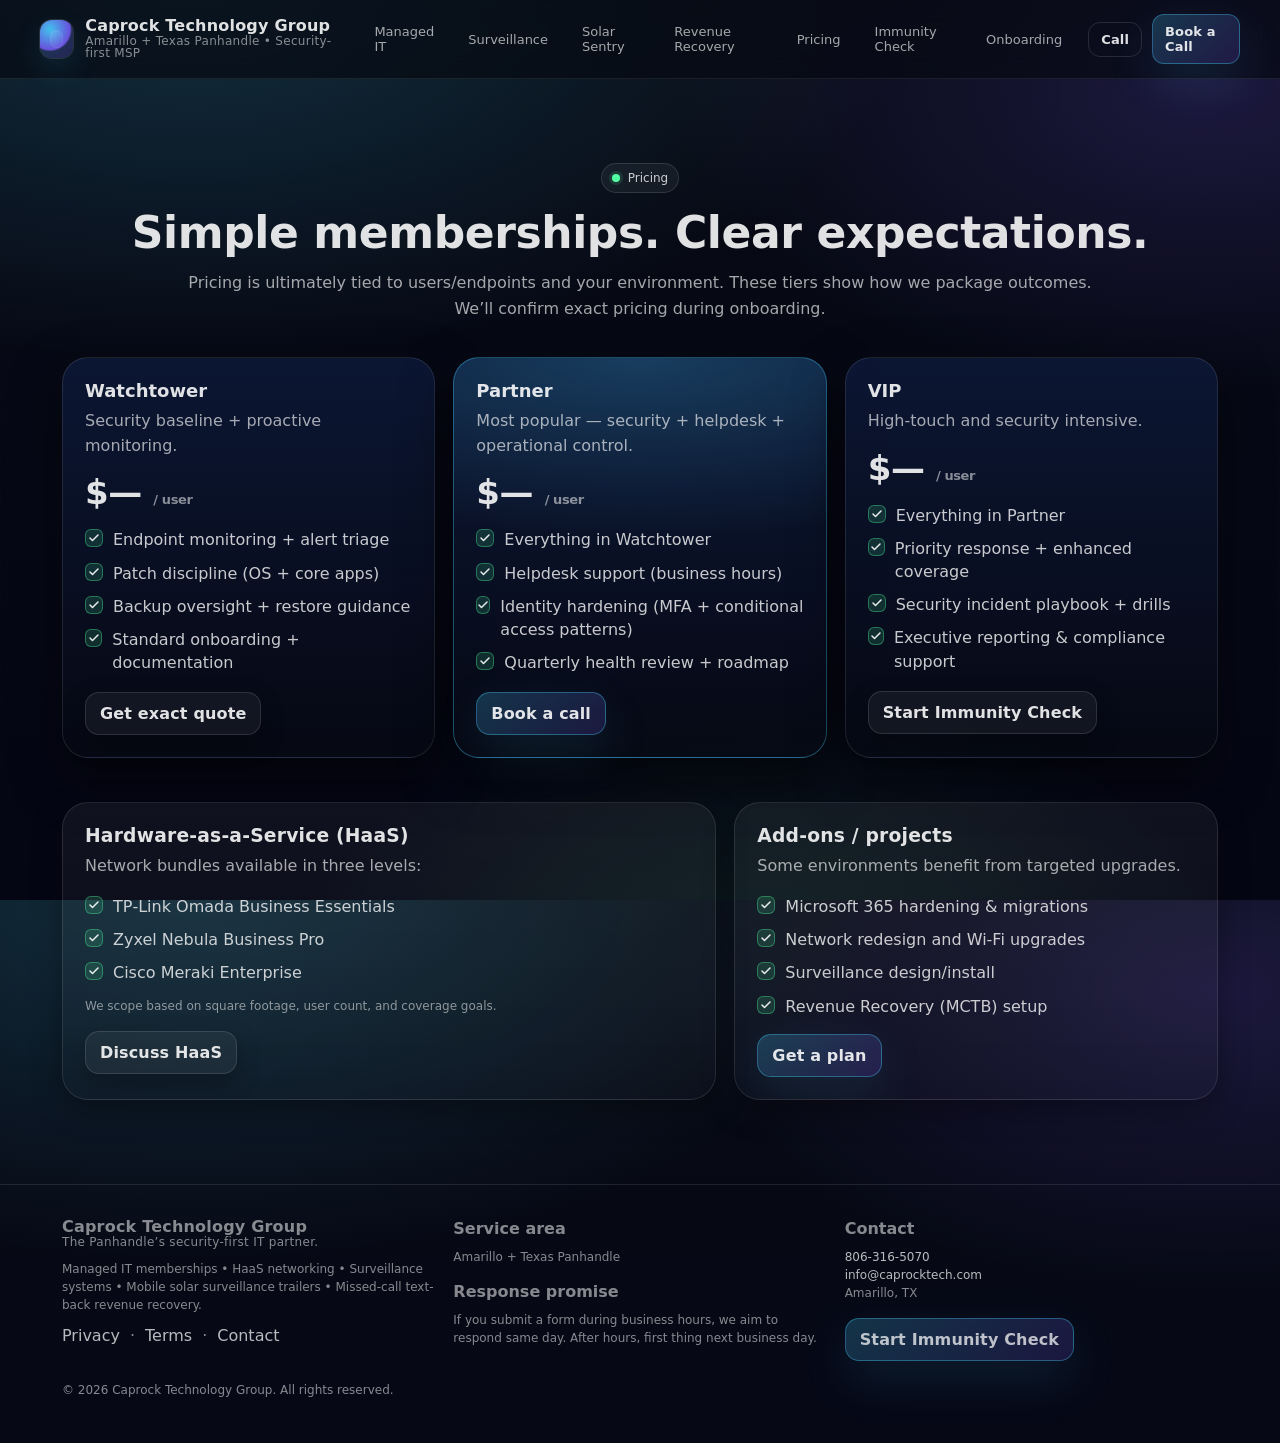
<file: pricing.html>
<!doctype html>
<html lang="en">
<head>
  <meta charset="utf-8"/>
  <meta name="viewport" content="width=device-width,initial-scale=1"/>
  <meta name="theme-color" content="#070A12"/>
  <title>Pricing — Caprock Technology Group</title>
  <meta name="description" content="Simple memberships and clear expectations. Managed IT tiers plus HaaS networking, surveillance, and revenue recovery."/>
  <link rel="icon" href="assets/img/logo.svg" type="image/svg+xml">
  <link rel="stylesheet" href="assets/css/styles.css"/>
</head>
<body>
  <header class="nav">
    <div class="container nav-inner">
      <a class="brand" href="index.html" aria-label="Caprock Technology Group home">
        <span class="logo" aria-hidden="true"></span>
        <span class="brand-title">
          <div class="name">Caprock Technology Group</div>
          <div class="sub">Amarillo + Texas Panhandle • Security-first MSP</div>
        </span>
      </a>

      <nav class="nav-links" aria-label="Primary">
        <a href="managed-it.html">Managed IT</a>
<a href="surveillance.html">Surveillance</a>
<a href="solar-sentry.html">Solar Sentry</a>
<a href="revenue-recovery.html">Revenue Recovery</a>
<a href="pricing.html">Pricing</a>
        <a href="immunity-check.html">Immunity Check</a>
        <a href="onboarding.html">Onboarding</a>
      </nav>

      <div class="nav-cta">
        <a class="btn ghost small" href="tel:8063165070">Call</a>
        <a class="btn primary small" href="contact.html#book">Book a Call</a>
        <button class="hamburger" id="openMenu" aria-label="Open menu">☰</button>
      </div>
    </div>
  </header>

  <div class="mobile" id="mobileMenu" aria-hidden="true">
    <div class="panel">
      <div class="split">
        <div class="brand-title">
          <div class="name">Menu</div>
          <div class="sub">Choose a path</div>
        </div>
        <button class="btn small" id="closeMenu" aria-label="Close menu">Close</button>
      </div>
      <div class="mt18">
        <a href="managed-it.html">Managed IT</a>
<a href="surveillance.html">Surveillance</a>
<a href="solar-sentry.html">Solar Sentry</a>
<a href="revenue-recovery.html">Revenue Recovery</a>
<a href="pricing.html">Pricing</a>
<hr class="sep"/>
<a href="contact.html">Contact</a>
<a href="about.html">About</a>
<a href="immunity-check.html">Immunity Check</a>
<a href="onboarding.html">Client Onboarding</a>
      </div>
      <div class="mt22">
        <a class="btn primary" style="width:100%" href="contact.html#book">Book a Call</a>
      </div>
      <p class="note mt16">Fast response. Straight answers. No fluff.</p>
    </div>
  </div>

  <main>
    
<section class="section">
  <div class="container">
    <div class="center">
      <span class="badge"><span class="dot"></span><span>Pricing</span></span>
      <h1 style="margin:14px 0 12px; font-size:44px; letter-spacing:-.4px">Simple memberships. Clear expectations.</h1>
      <p class="m0" style="color:var(--muted); max-width:920px; margin:0 auto; line-height:1.65">
        Pricing is ultimately tied to users/endpoints and your environment. These tiers show how we package outcomes.
        We’ll confirm exact pricing during onboarding.
      </p>
    </div>

    <div class="pricing mt34" id="memberships">
      <div class="price">
        <h3>Watchtower</h3>
        <p class="p">Security baseline + proactive monitoring.</p>
        <div class="money">$— <span>/ user</span></div>
        <ul class="ul">
          <li><span class="check" aria-hidden="true">
  <svg viewBox="0 0 24 24" fill="none" stroke="rgba(255,255,255,.9)" stroke-width="3" stroke-linecap="round" stroke-linejoin="round">
    <path d="M20 6L9 17l-5-5"/>
  </svg>
</span> Endpoint monitoring + alert triage</li>
          <li><span class="check" aria-hidden="true">
  <svg viewBox="0 0 24 24" fill="none" stroke="rgba(255,255,255,.9)" stroke-width="3" stroke-linecap="round" stroke-linejoin="round">
    <path d="M20 6L9 17l-5-5"/>
  </svg>
</span> Patch discipline (OS + core apps)</li>
          <li><span class="check" aria-hidden="true">
  <svg viewBox="0 0 24 24" fill="none" stroke="rgba(255,255,255,.9)" stroke-width="3" stroke-linecap="round" stroke-linejoin="round">
    <path d="M20 6L9 17l-5-5"/>
  </svg>
</span> Backup oversight + restore guidance</li>
          <li><span class="check" aria-hidden="true">
  <svg viewBox="0 0 24 24" fill="none" stroke="rgba(255,255,255,.9)" stroke-width="3" stroke-linecap="round" stroke-linejoin="round">
    <path d="M20 6L9 17l-5-5"/>
  </svg>
</span> Standard onboarding + documentation</li>
        </ul>
        <div class="mt18"><a class="btn" href="contact.html#book">Get exact quote</a></div>
      </div>

      <div class="price featured">
        <h3>Partner</h3>
        <p class="p">Most popular — security + helpdesk + operational control.</p>
        <div class="money">$— <span>/ user</span></div>
        <ul class="ul">
          <li><span class="check" aria-hidden="true">
  <svg viewBox="0 0 24 24" fill="none" stroke="rgba(255,255,255,.9)" stroke-width="3" stroke-linecap="round" stroke-linejoin="round">
    <path d="M20 6L9 17l-5-5"/>
  </svg>
</span> Everything in Watchtower</li>
          <li><span class="check" aria-hidden="true">
  <svg viewBox="0 0 24 24" fill="none" stroke="rgba(255,255,255,.9)" stroke-width="3" stroke-linecap="round" stroke-linejoin="round">
    <path d="M20 6L9 17l-5-5"/>
  </svg>
</span> Helpdesk support (business hours)</li>
          <li><span class="check" aria-hidden="true">
  <svg viewBox="0 0 24 24" fill="none" stroke="rgba(255,255,255,.9)" stroke-width="3" stroke-linecap="round" stroke-linejoin="round">
    <path d="M20 6L9 17l-5-5"/>
  </svg>
</span> Identity hardening (MFA + conditional access patterns)</li>
          <li><span class="check" aria-hidden="true">
  <svg viewBox="0 0 24 24" fill="none" stroke="rgba(255,255,255,.9)" stroke-width="3" stroke-linecap="round" stroke-linejoin="round">
    <path d="M20 6L9 17l-5-5"/>
  </svg>
</span> Quarterly health review + roadmap</li>
        </ul>
        <div class="mt18"><a class="btn primary" href="contact.html#book">Book a call</a></div>
      </div>

      <div class="price">
        <h3>VIP</h3>
        <p class="p">High-touch and security intensive.</p>
        <div class="money">$— <span>/ user</span></div>
        <ul class="ul">
          <li><span class="check" aria-hidden="true">
  <svg viewBox="0 0 24 24" fill="none" stroke="rgba(255,255,255,.9)" stroke-width="3" stroke-linecap="round" stroke-linejoin="round">
    <path d="M20 6L9 17l-5-5"/>
  </svg>
</span> Everything in Partner</li>
          <li><span class="check" aria-hidden="true">
  <svg viewBox="0 0 24 24" fill="none" stroke="rgba(255,255,255,.9)" stroke-width="3" stroke-linecap="round" stroke-linejoin="round">
    <path d="M20 6L9 17l-5-5"/>
  </svg>
</span> Priority response + enhanced coverage</li>
          <li><span class="check" aria-hidden="true">
  <svg viewBox="0 0 24 24" fill="none" stroke="rgba(255,255,255,.9)" stroke-width="3" stroke-linecap="round" stroke-linejoin="round">
    <path d="M20 6L9 17l-5-5"/>
  </svg>
</span> Security incident playbook + drills</li>
          <li><span class="check" aria-hidden="true">
  <svg viewBox="0 0 24 24" fill="none" stroke="rgba(255,255,255,.9)" stroke-width="3" stroke-linecap="round" stroke-linejoin="round">
    <path d="M20 6L9 17l-5-5"/>
  </svg>
</span> Executive reporting & compliance support</li>
        </ul>
        <div class="mt18"><a class="btn" href="immunity-check.html">Start Immunity Check</a></div>
      </div>
    </div>

    <div class="grid cols-2 mt44">
      <div class="card pad-lg">
        <h3 class="card-title">Hardware‑as‑a‑Service (HaaS)</h3>
        <p class="card-sub">Network bundles available in three levels:</p>
        <ul class="ul">
          <li><span class="check" aria-hidden="true">
  <svg viewBox="0 0 24 24" fill="none" stroke="rgba(255,255,255,.9)" stroke-width="3" stroke-linecap="round" stroke-linejoin="round">
    <path d="M20 6L9 17l-5-5"/>
  </svg>
</span> TP‑Link Omada Business Essentials</li>
          <li><span class="check" aria-hidden="true">
  <svg viewBox="0 0 24 24" fill="none" stroke="rgba(255,255,255,.9)" stroke-width="3" stroke-linecap="round" stroke-linejoin="round">
    <path d="M20 6L9 17l-5-5"/>
  </svg>
</span> Zyxel Nebula Business Pro</li>
          <li><span class="check" aria-hidden="true">
  <svg viewBox="0 0 24 24" fill="none" stroke="rgba(255,255,255,.9)" stroke-width="3" stroke-linecap="round" stroke-linejoin="round">
    <path d="M20 6L9 17l-5-5"/>
  </svg>
</span> Cisco Meraki Enterprise</li>
        </ul>
        <p class="note mt12">We scope based on square footage, user count, and coverage goals.</p>
        <div class="mt16"><a class="btn" href="contact.html#book">Discuss HaaS</a></div>
      </div>

      <div class="card pad-lg">
        <h3 class="card-title">Add-ons / projects</h3>
        <p class="card-sub">Some environments benefit from targeted upgrades.</p>
        <ul class="ul">
          <li><span class="check" aria-hidden="true">
  <svg viewBox="0 0 24 24" fill="none" stroke="rgba(255,255,255,.9)" stroke-width="3" stroke-linecap="round" stroke-linejoin="round">
    <path d="M20 6L9 17l-5-5"/>
  </svg>
</span> Microsoft 365 hardening & migrations</li>
          <li><span class="check" aria-hidden="true">
  <svg viewBox="0 0 24 24" fill="none" stroke="rgba(255,255,255,.9)" stroke-width="3" stroke-linecap="round" stroke-linejoin="round">
    <path d="M20 6L9 17l-5-5"/>
  </svg>
</span> Network redesign and Wi‑Fi upgrades</li>
          <li><span class="check" aria-hidden="true">
  <svg viewBox="0 0 24 24" fill="none" stroke="rgba(255,255,255,.9)" stroke-width="3" stroke-linecap="round" stroke-linejoin="round">
    <path d="M20 6L9 17l-5-5"/>
  </svg>
</span> Surveillance design/install</li>
          <li><span class="check" aria-hidden="true">
  <svg viewBox="0 0 24 24" fill="none" stroke="rgba(255,255,255,.9)" stroke-width="3" stroke-linecap="round" stroke-linejoin="round">
    <path d="M20 6L9 17l-5-5"/>
  </svg>
</span> Revenue Recovery (MCTB) setup</li>
        </ul>
        <div class="mt16"><a class="btn primary" href="contact.html#book">Get a plan</a></div>
      </div>
    </div>
  </div>
</section>

  </main>

  <footer class="footer">
    <div class="container">
      <div class="grid cols-3">
        <div>
          <div class="brand-title">
            <div class="name">Caprock Technology Group</div>
            <div class="sub">The Panhandle’s security-first IT partner.</div>
          </div>
          <p class="note mt12">Managed IT memberships • HaaS networking • Surveillance systems • Mobile solar surveillance trailers • Missed-call text-back revenue recovery.</p>
          <div class="mini-links">
            <a href="privacy.html">Privacy</a> ·
            <a href="terms.html">Terms</a> ·
            <a href="contact.html">Contact</a>
          </div>
        </div>
        <div>
          <p class="m0"><strong>Service area</strong></p>
          <p class="note mt10">Amarillo + Texas Panhandle</p>
          <p class="m0 mt16"><strong>Response promise</strong></p>
          <p class="note mt10">If you submit a form during business hours, we aim to respond same day. After hours, first thing next business day.</p>
        </div>
        <div>
          <p class="m0"><strong>Contact</strong></p>
          <p class="note mt10">
            <a href="tel:8063165070">806-316-5070</a><br/>
            <a href="mailto:info@caprocktech.com">info@caprocktech.com</a><br/>
            Amarillo, TX
          </p>
          <div class="mt16">
            <a class="btn primary" href="immunity-check.html">Start Immunity Check</a>
          </div>
        </div>
      </div>
      <p class="small mt22">© 2026 Caprock Technology Group. All rights reserved.</p>
    </div>
  </footer>

  <div class="toast" id="toast" role="status" aria-live="polite">
    <div class="t">Saved</div>
    <div class="m">We’ll be in touch.</div>
  </div>

  <script src="assets/js/main.js"></script>
</body>
</html>
</file>
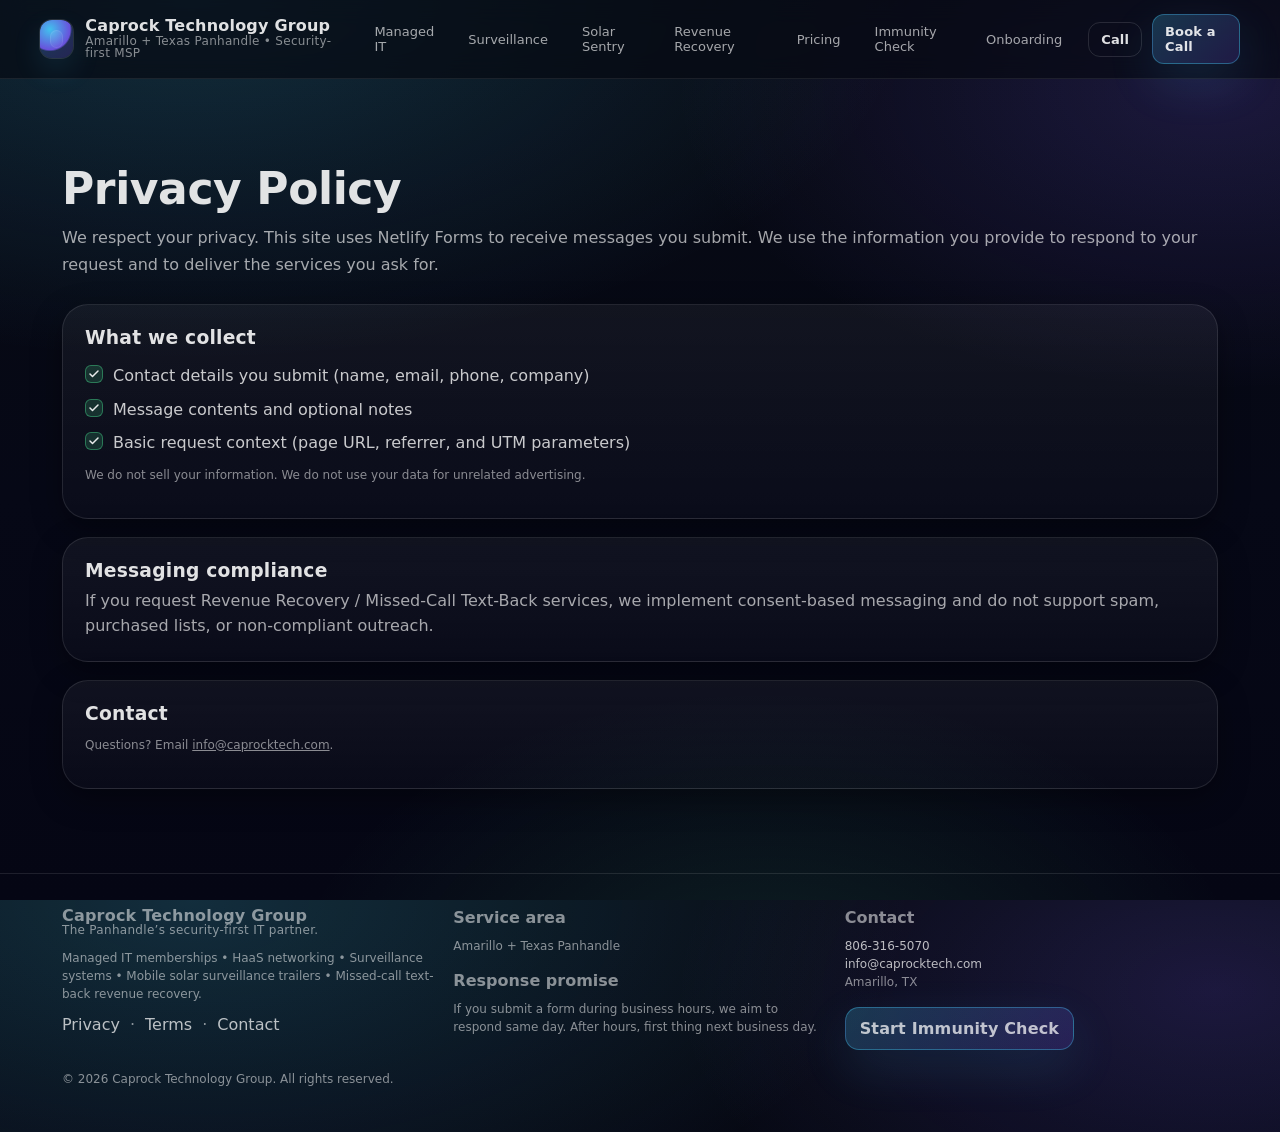
<file: privacy.html>
<!doctype html>
<html lang="en">
<head>
  <meta charset="utf-8"/>
  <meta name="viewport" content="width=device-width,initial-scale=1"/>
  <meta name="theme-color" content="#070A12"/>
  <title>Privacy Policy — Caprock Technology Group</title>
  <meta name="description" content="Privacy policy for Caprock Technology Group website."/>
  <link rel="icon" href="assets/img/logo.svg" type="image/svg+xml">
  <link rel="stylesheet" href="assets/css/styles.css"/>
</head>
<body>
  <header class="nav">
    <div class="container nav-inner">
      <a class="brand" href="index.html" aria-label="Caprock Technology Group home">
        <span class="logo" aria-hidden="true"></span>
        <span class="brand-title">
          <div class="name">Caprock Technology Group</div>
          <div class="sub">Amarillo + Texas Panhandle • Security-first MSP</div>
        </span>
      </a>

      <nav class="nav-links" aria-label="Primary">
        <a href="managed-it.html">Managed IT</a>
<a href="surveillance.html">Surveillance</a>
<a href="solar-sentry.html">Solar Sentry</a>
<a href="revenue-recovery.html">Revenue Recovery</a>
<a href="pricing.html">Pricing</a>
        <a href="immunity-check.html">Immunity Check</a>
        <a href="onboarding.html">Onboarding</a>
      </nav>

      <div class="nav-cta">
        <a class="btn ghost small" href="tel:8063165070">Call</a>
        <a class="btn primary small" href="contact.html#book">Book a Call</a>
        <button class="hamburger" id="openMenu" aria-label="Open menu">☰</button>
      </div>
    </div>
  </header>

  <div class="mobile" id="mobileMenu" aria-hidden="true">
    <div class="panel">
      <div class="split">
        <div class="brand-title">
          <div class="name">Menu</div>
          <div class="sub">Choose a path</div>
        </div>
        <button class="btn small" id="closeMenu" aria-label="Close menu">Close</button>
      </div>
      <div class="mt18">
        <a href="managed-it.html">Managed IT</a>
<a href="surveillance.html">Surveillance</a>
<a href="solar-sentry.html">Solar Sentry</a>
<a href="revenue-recovery.html">Revenue Recovery</a>
<a href="pricing.html">Pricing</a>
<hr class="sep"/>
<a href="contact.html">Contact</a>
<a href="about.html">About</a>
<a href="immunity-check.html">Immunity Check</a>
<a href="onboarding.html">Client Onboarding</a>
      </div>
      <div class="mt22">
        <a class="btn primary" style="width:100%" href="contact.html#book">Book a Call</a>
      </div>
      <p class="note mt16">Fast response. Straight answers. No fluff.</p>
    </div>
  </div>

  <main>
    
<section class="section">
  <div class="container">
    <h1 style="margin:0 0 10px; font-size:44px; letter-spacing:-.4px">Privacy Policy</h1>
    <p style="color:var(--muted); line-height:1.7; margin:0">
      We respect your privacy. This site uses Netlify Forms to receive messages you submit.
      We use the information you provide to respond to your request and to deliver the services you ask for.
    </p>

    <div class="card pad-lg mt26">
      <h3 class="card-title">What we collect</h3>
      <ul class="ul">
        <li><span class="check" aria-hidden="true">
  <svg viewBox="0 0 24 24" fill="none" stroke="rgba(255,255,255,.9)" stroke-width="3" stroke-linecap="round" stroke-linejoin="round">
    <path d="M20 6L9 17l-5-5"/>
  </svg>
</span> Contact details you submit (name, email, phone, company)</li>
        <li><span class="check" aria-hidden="true">
  <svg viewBox="0 0 24 24" fill="none" stroke="rgba(255,255,255,.9)" stroke-width="3" stroke-linecap="round" stroke-linejoin="round">
    <path d="M20 6L9 17l-5-5"/>
  </svg>
</span> Message contents and optional notes</li>
        <li><span class="check" aria-hidden="true">
  <svg viewBox="0 0 24 24" fill="none" stroke="rgba(255,255,255,.9)" stroke-width="3" stroke-linecap="round" stroke-linejoin="round">
    <path d="M20 6L9 17l-5-5"/>
  </svg>
</span> Basic request context (page URL, referrer, and UTM parameters)</li>
      </ul>
      <p class="note mt12">We do not sell your information. We do not use your data for unrelated advertising.</p>
    </div>

    <div class="card pad-lg mt18">
      <h3 class="card-title">Messaging compliance</h3>
      <p class="card-sub">
        If you request Revenue Recovery / Missed-Call Text-Back services, we implement consent-based messaging and do not support spam,
        purchased lists, or non-compliant outreach.
      </p>
    </div>

    <div class="card pad-lg mt18">
      <h3 class="card-title">Contact</h3>
      <p class="note">
        Questions? Email <a href="mailto:info@caprocktech.com"><u>info@caprocktech.com</u></a>.
      </p>
    </div>
  </div>
</section>

  </main>

  <footer class="footer">
    <div class="container">
      <div class="grid cols-3">
        <div>
          <div class="brand-title">
            <div class="name">Caprock Technology Group</div>
            <div class="sub">The Panhandle’s security-first IT partner.</div>
          </div>
          <p class="note mt12">Managed IT memberships • HaaS networking • Surveillance systems • Mobile solar surveillance trailers • Missed-call text-back revenue recovery.</p>
          <div class="mini-links">
            <a href="privacy.html">Privacy</a> ·
            <a href="terms.html">Terms</a> ·
            <a href="contact.html">Contact</a>
          </div>
        </div>
        <div>
          <p class="m0"><strong>Service area</strong></p>
          <p class="note mt10">Amarillo + Texas Panhandle</p>
          <p class="m0 mt16"><strong>Response promise</strong></p>
          <p class="note mt10">If you submit a form during business hours, we aim to respond same day. After hours, first thing next business day.</p>
        </div>
        <div>
          <p class="m0"><strong>Contact</strong></p>
          <p class="note mt10">
            <a href="tel:8063165070">806-316-5070</a><br/>
            <a href="mailto:info@caprocktech.com">info@caprocktech.com</a><br/>
            Amarillo, TX
          </p>
          <div class="mt16">
            <a class="btn primary" href="immunity-check.html">Start Immunity Check</a>
          </div>
        </div>
      </div>
      <p class="small mt22">© 2026 Caprock Technology Group. All rights reserved.</p>
    </div>
  </footer>

  <div class="toast" id="toast" role="status" aria-live="polite">
    <div class="t">Saved</div>
    <div class="m">We’ll be in touch.</div>
  </div>

  <script src="assets/js/main.js"></script>
</body>
</html>
</file>
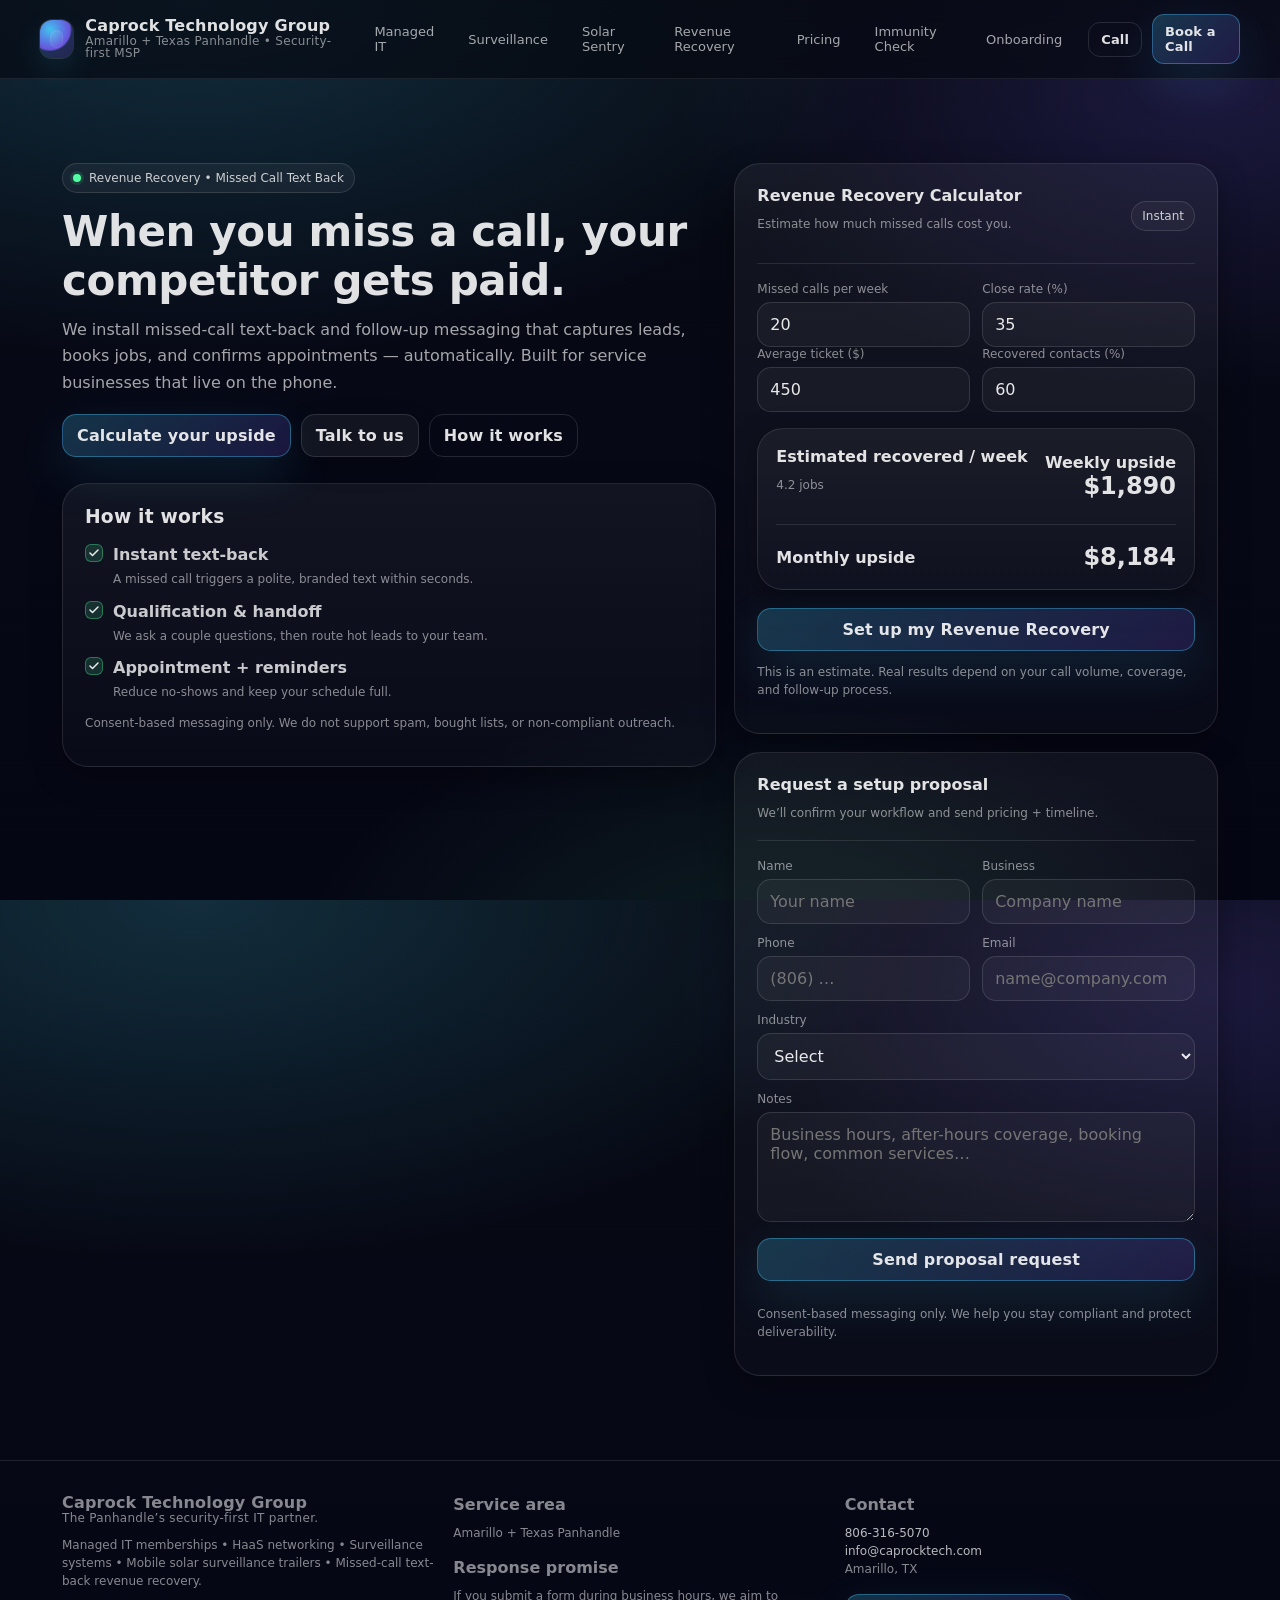
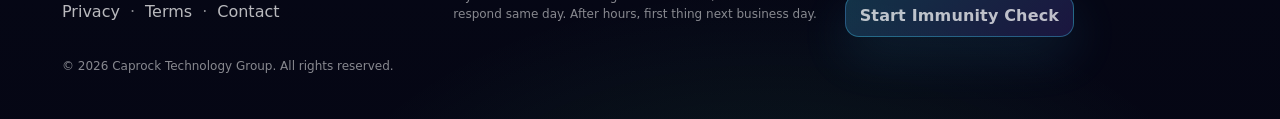
<file: revenue-recovery.html>
<!doctype html>
<html lang="en">
<head>
  <meta charset="utf-8"/>
  <meta name="viewport" content="width=device-width,initial-scale=1"/>
  <meta name="theme-color" content="#070A12"/>
  <title>Revenue Recovery (Missed Call Text Back) — Caprock Technology Group</title>
  <meta name="description" content="Automated missed-call text back and follow-up messaging to recover leads and book jobs for Panhandle service businesses."/>
  <link rel="icon" href="assets/img/logo.svg" type="image/svg+xml">
  <link rel="stylesheet" href="assets/css/styles.css"/>
</head>
<body>
  <header class="nav">
    <div class="container nav-inner">
      <a class="brand" href="index.html" aria-label="Caprock Technology Group home">
        <span class="logo" aria-hidden="true"></span>
        <span class="brand-title">
          <div class="name">Caprock Technology Group</div>
          <div class="sub">Amarillo + Texas Panhandle • Security-first MSP</div>
        </span>
      </a>

      <nav class="nav-links" aria-label="Primary">
        <a href="managed-it.html">Managed IT</a>
<a href="surveillance.html">Surveillance</a>
<a href="solar-sentry.html">Solar Sentry</a>
<a href="revenue-recovery.html">Revenue Recovery</a>
<a href="pricing.html">Pricing</a>
        <a href="immunity-check.html">Immunity Check</a>
        <a href="onboarding.html">Onboarding</a>
      </nav>

      <div class="nav-cta">
        <a class="btn ghost small" href="tel:8063165070">Call</a>
        <a class="btn primary small" href="contact.html#book">Book a Call</a>
        <button class="hamburger" id="openMenu" aria-label="Open menu">☰</button>
      </div>
    </div>
  </header>

  <div class="mobile" id="mobileMenu" aria-hidden="true">
    <div class="panel">
      <div class="split">
        <div class="brand-title">
          <div class="name">Menu</div>
          <div class="sub">Choose a path</div>
        </div>
        <button class="btn small" id="closeMenu" aria-label="Close menu">Close</button>
      </div>
      <div class="mt18">
        <a href="managed-it.html">Managed IT</a>
<a href="surveillance.html">Surveillance</a>
<a href="solar-sentry.html">Solar Sentry</a>
<a href="revenue-recovery.html">Revenue Recovery</a>
<a href="pricing.html">Pricing</a>
<hr class="sep"/>
<a href="contact.html">Contact</a>
<a href="about.html">About</a>
<a href="immunity-check.html">Immunity Check</a>
<a href="onboarding.html">Client Onboarding</a>
      </div>
      <div class="mt22">
        <a class="btn primary" style="width:100%" href="contact.html#book">Book a Call</a>
      </div>
      <p class="note mt16">Fast response. Straight answers. No fluff.</p>
    </div>
  </div>

  <main>
    
<section class="section">
  <div class="container">
    <div class="grid cols-2" style="align-items:start">
      <div>
        <span class="badge"><span class="dot"></span><span>Revenue Recovery • Missed Call Text Back</span></span>
        <h1 style="margin:14px 0 12px; font-size:42px; letter-spacing:-.4px">When you miss a call, your competitor gets paid.</h1>
        <p style="color:var(--muted); line-height:1.65; margin:0">
          We install missed-call text-back and follow-up messaging that captures leads, books jobs, and confirms appointments —
          automatically. Built for service businesses that live on the phone.
        </p>
        <div class="mt18" style="display:flex; gap:10px; flex-wrap:wrap">
          <a class="btn primary" href="#calc">Calculate your upside</a>
          <a class="btn" href="contact.html#book">Talk to us</a>
          <a class="btn ghost" href="#how">How it works</a>
        </div>

        <div class="mt26 card pad-lg" id="how">
          <h3 class="card-title">How it works</h3>
          <ul class="ul">
            <li><span class="check" aria-hidden="true">
  <svg viewBox="0 0 24 24" fill="none" stroke="rgba(255,255,255,.9)" stroke-width="3" stroke-linecap="round" stroke-linejoin="round">
    <path d="M20 6L9 17l-5-5"/>
  </svg>
</span> <div><strong>Instant text-back</strong><br><span class="note">A missed call triggers a polite, branded text within seconds.</span></div></li>
            <li><span class="check" aria-hidden="true">
  <svg viewBox="0 0 24 24" fill="none" stroke="rgba(255,255,255,.9)" stroke-width="3" stroke-linecap="round" stroke-linejoin="round">
    <path d="M20 6L9 17l-5-5"/>
  </svg>
</span> <div><strong>Qualification & handoff</strong><br><span class="note">We ask a couple questions, then route hot leads to your team.</span></div></li>
            <li><span class="check" aria-hidden="true">
  <svg viewBox="0 0 24 24" fill="none" stroke="rgba(255,255,255,.9)" stroke-width="3" stroke-linecap="round" stroke-linejoin="round">
    <path d="M20 6L9 17l-5-5"/>
  </svg>
</span> <div><strong>Appointment + reminders</strong><br><span class="note">Reduce no-shows and keep your schedule full.</span></div></li>
          </ul>
          <p class="note mt12">Consent-based messaging only. We do not support spam, bought lists, or non-compliant outreach.</p>
        </div>
      </div>

      <div>
        <div class="card pad-lg" id="calc">
          <div class="split">
            <div>
              <p class="m0" style="font-weight:800">Revenue Recovery Calculator</p>
              <p class="note mt10">Estimate how much missed calls cost you.</p>
            </div>
            <span class="pill">Instant</span>
          </div>
          <hr class="sep"/>
          <div id="rrCalc">
            <div class="inline cols-2">
              <div class="field">
                <label for="missedCalls">Missed calls per week</label>
                <input id="missedCalls" value="20" inputmode="numeric"/>
              </div>
              <div class="field">
                <label for="closeRate">Close rate (%)</label>
                <input id="closeRate" value="35" inputmode="numeric"/>
              </div>
            </div>
            <div class="inline cols-2">
              <div class="field">
                <label for="avgTicket">Average ticket ($)</label>
                <input id="avgTicket" value="450" inputmode="numeric"/>
              </div>
              <div class="field">
                <label for="recoverRate">Recovered contacts (%)</label>
                <input id="recoverRate" value="60" inputmode="numeric"/>
              </div>
            </div>
            <div class="card pad mt16">
              <div class="split">
                <div>
                  <p class="m0" style="font-weight:760">Estimated recovered / week</p>
                  <p class="note mt10"><span id="jobsRecover">0</span> jobs</p>
                </div>
                <div class="right">
                  <p class="m0" style="font-weight:760">Weekly upside</p>
                  <p class="m0" style="font-size:24px; font-weight:880" id="weeklyRecover">$0</p>
                </div>
              </div>
              <hr class="sep"/>
              <div class="split">
                <p class="m0" style="font-weight:760">Monthly upside</p>
                <p class="m0" style="font-size:24px; font-weight:880" id="monthlyRecover">$0</p>
              </div>
            </div>

            <div class="mt18">
              <a class="btn primary" href="#intake" style="width:100%">Set up my Revenue Recovery</a>
            </div>
            <p class="note mt12">This is an estimate. Real results depend on your call volume, coverage, and follow-up process.</p>
          </div>
        </div>

        <div class="card pad-lg mt18" id="intake">
          <p class="m0" style="font-weight:800">Request a setup proposal</p>
          <p class="note mt10">We’ll confirm your workflow and send pricing + timeline.</p>
          <hr class="sep"/>
          <form class="form" name="revenue-recovery-lead" method="POST" data-netlify="true" action="/thank-you.html">
            <input type="hidden" name="form-name" value="revenue-recovery-lead"/>
            <div class="inline cols-2">
              <div class="field"><label>Name</label><input name="name" required placeholder="Your name"/></div>
              <div class="field"><label>Business</label><input name="business" required placeholder="Company name"/></div>
            </div>
            <div class="inline cols-2">
              <div class="field"><label>Phone</label><input name="phone" required placeholder="(806) …"/></div>
              <div class="field"><label>Email</label><input name="email" type="email" required placeholder="name@company.com"/></div>
            </div>
            <div class="field"><label>Industry</label>
              <select name="industry" required>
                <option value="" disabled selected>Select</option>
                <option>Plumbing</option><option>HVAC</option><option>Electrical</option><option>Roofing</option><option>Restoration</option>
                <option>Medical</option><option>Legal</option><option>Other service business</option>
              </select>
            </div>
            <div class="field"><label>Notes</label><textarea name="notes" required placeholder="Business hours, after-hours coverage, booking flow, common services…"></textarea></div>
            <button class="btn primary" type="submit" style="width:100%">Send proposal request</button>
            <p class="note">Consent-based messaging only. We help you stay compliant and protect deliverability.</p>
          </form>
        </div>
      </div>
    </div>
  </div>
</section>

  </main>

  <footer class="footer">
    <div class="container">
      <div class="grid cols-3">
        <div>
          <div class="brand-title">
            <div class="name">Caprock Technology Group</div>
            <div class="sub">The Panhandle’s security-first IT partner.</div>
          </div>
          <p class="note mt12">Managed IT memberships • HaaS networking • Surveillance systems • Mobile solar surveillance trailers • Missed-call text-back revenue recovery.</p>
          <div class="mini-links">
            <a href="privacy.html">Privacy</a> ·
            <a href="terms.html">Terms</a> ·
            <a href="contact.html">Contact</a>
          </div>
        </div>
        <div>
          <p class="m0"><strong>Service area</strong></p>
          <p class="note mt10">Amarillo + Texas Panhandle</p>
          <p class="m0 mt16"><strong>Response promise</strong></p>
          <p class="note mt10">If you submit a form during business hours, we aim to respond same day. After hours, first thing next business day.</p>
        </div>
        <div>
          <p class="m0"><strong>Contact</strong></p>
          <p class="note mt10">
            <a href="tel:8063165070">806-316-5070</a><br/>
            <a href="mailto:info@caprocktech.com">info@caprocktech.com</a><br/>
            Amarillo, TX
          </p>
          <div class="mt16">
            <a class="btn primary" href="immunity-check.html">Start Immunity Check</a>
          </div>
        </div>
      </div>
      <p class="small mt22">© 2026 Caprock Technology Group. All rights reserved.</p>
    </div>
  </footer>

  <div class="toast" id="toast" role="status" aria-live="polite">
    <div class="t">Saved</div>
    <div class="m">We’ll be in touch.</div>
  </div>

  <script src="assets/js/main.js"></script>
</body>
</html>
</file>
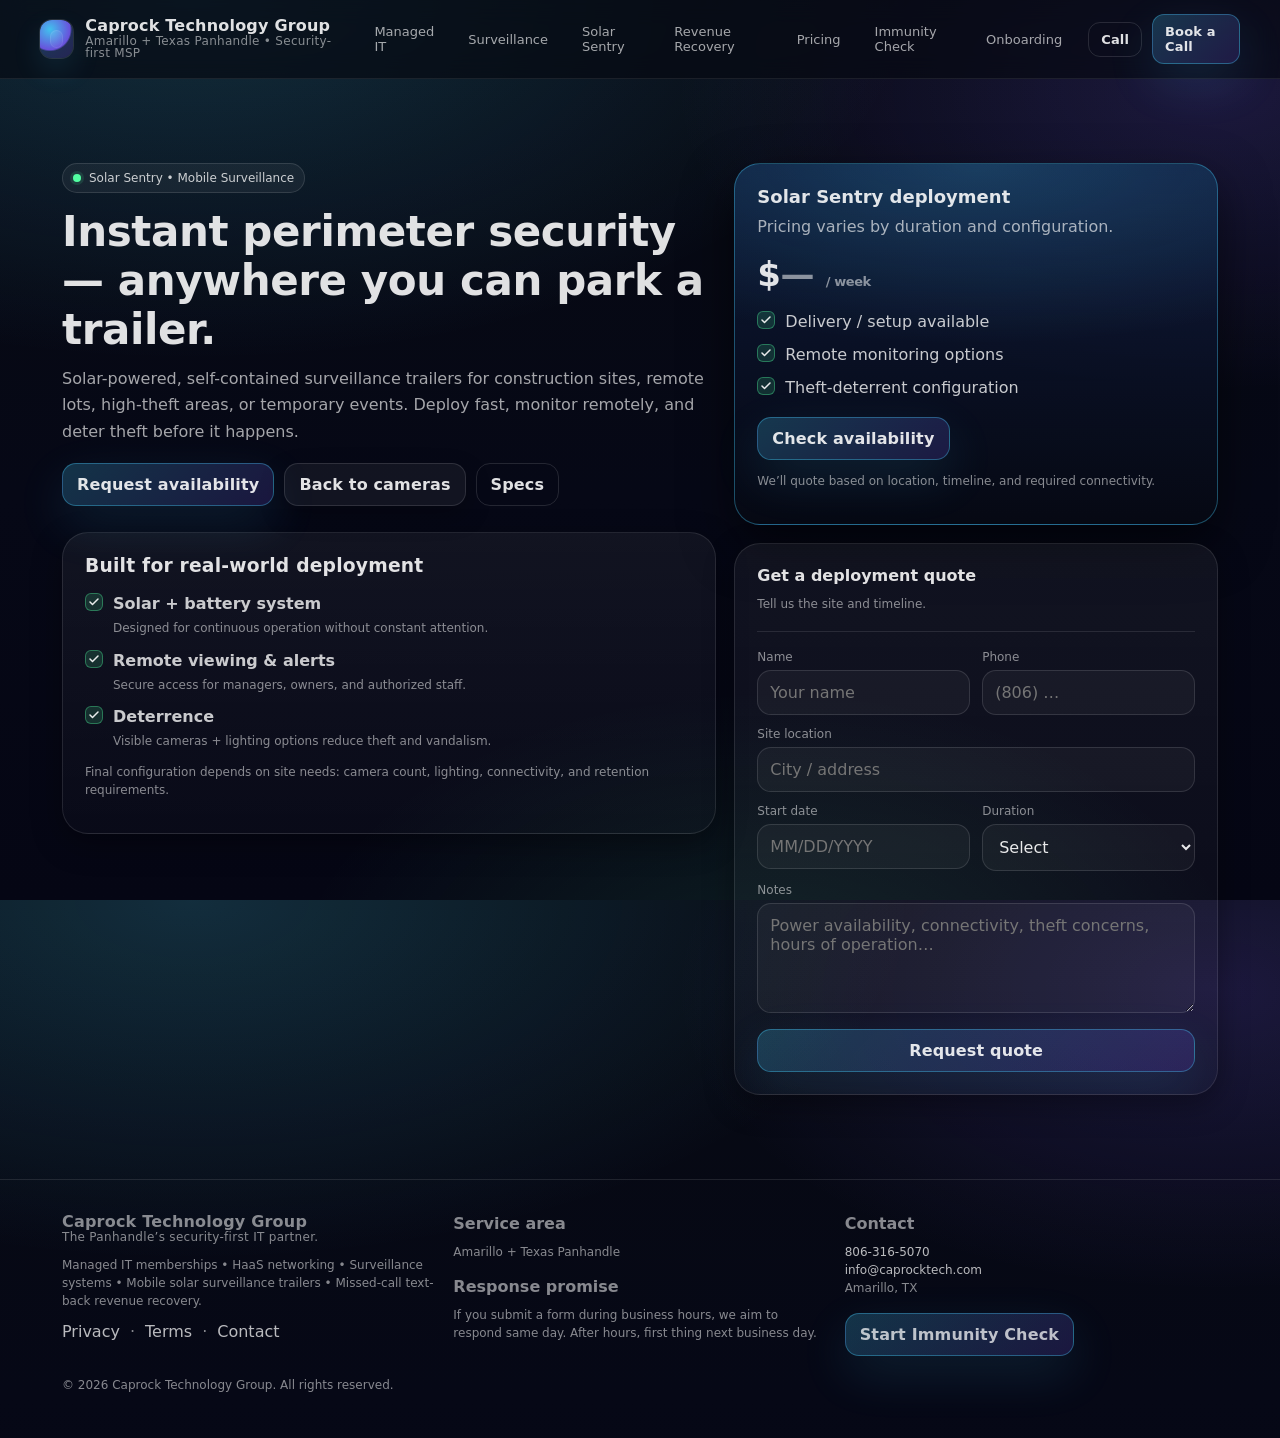
<file: solar-sentry.html>
<!doctype html>
<html lang="en">
<head>
  <meta charset="utf-8"/>
  <meta name="viewport" content="width=device-width,initial-scale=1"/>
  <meta name="theme-color" content="#070A12"/>
  <title>Solar Sentry Mobile Surveillance — Caprock Technology Group</title>
  <meta name="description" content="Solar-powered mobile surveillance trailers for remote sites, lots, and construction in Amarillo and the Panhandle."/>
  <link rel="icon" href="assets/img/logo.svg" type="image/svg+xml">
  <link rel="stylesheet" href="assets/css/styles.css"/>
</head>
<body>
  <header class="nav">
    <div class="container nav-inner">
      <a class="brand" href="index.html" aria-label="Caprock Technology Group home">
        <span class="logo" aria-hidden="true"></span>
        <span class="brand-title">
          <div class="name">Caprock Technology Group</div>
          <div class="sub">Amarillo + Texas Panhandle • Security-first MSP</div>
        </span>
      </a>

      <nav class="nav-links" aria-label="Primary">
        <a href="managed-it.html">Managed IT</a>
<a href="surveillance.html">Surveillance</a>
<a href="solar-sentry.html">Solar Sentry</a>
<a href="revenue-recovery.html">Revenue Recovery</a>
<a href="pricing.html">Pricing</a>
        <a href="immunity-check.html">Immunity Check</a>
        <a href="onboarding.html">Onboarding</a>
      </nav>

      <div class="nav-cta">
        <a class="btn ghost small" href="tel:8063165070">Call</a>
        <a class="btn primary small" href="contact.html#book">Book a Call</a>
        <button class="hamburger" id="openMenu" aria-label="Open menu">☰</button>
      </div>
    </div>
  </header>

  <div class="mobile" id="mobileMenu" aria-hidden="true">
    <div class="panel">
      <div class="split">
        <div class="brand-title">
          <div class="name">Menu</div>
          <div class="sub">Choose a path</div>
        </div>
        <button class="btn small" id="closeMenu" aria-label="Close menu">Close</button>
      </div>
      <div class="mt18">
        <a href="managed-it.html">Managed IT</a>
<a href="surveillance.html">Surveillance</a>
<a href="solar-sentry.html">Solar Sentry</a>
<a href="revenue-recovery.html">Revenue Recovery</a>
<a href="pricing.html">Pricing</a>
<hr class="sep"/>
<a href="contact.html">Contact</a>
<a href="about.html">About</a>
<a href="immunity-check.html">Immunity Check</a>
<a href="onboarding.html">Client Onboarding</a>
      </div>
      <div class="mt22">
        <a class="btn primary" style="width:100%" href="contact.html#book">Book a Call</a>
      </div>
      <p class="note mt16">Fast response. Straight answers. No fluff.</p>
    </div>
  </div>

  <main>
    
<section class="section">
  <div class="container">
    <div class="grid cols-2" style="align-items:start">
      <div>
        <span class="badge"><span class="dot"></span><span>Solar Sentry • Mobile Surveillance</span></span>
        <h1 style="margin:14px 0 12px; font-size:42px; letter-spacing:-.4px">Instant perimeter security — anywhere you can park a trailer.</h1>
        <p style="color:var(--muted); line-height:1.65; margin:0">
          Solar-powered, self-contained surveillance trailers for construction sites, remote lots, high-theft areas,
          or temporary events. Deploy fast, monitor remotely, and deter theft before it happens.
        </p>

        <div class="mt18" style="display:flex; gap:10px; flex-wrap:wrap">
          <a class="btn primary" href="contact.html#book">Request availability</a>
          <a class="btn" href="surveillance.html">Back to cameras</a>
          <a class="btn ghost" href="#specs">Specs</a>
        </div>

        <div class="mt26 card pad-lg" id="specs">
          <h3 class="card-title">Built for real-world deployment</h3>
          <ul class="ul">
            <li><span class="check" aria-hidden="true">
  <svg viewBox="0 0 24 24" fill="none" stroke="rgba(255,255,255,.9)" stroke-width="3" stroke-linecap="round" stroke-linejoin="round">
    <path d="M20 6L9 17l-5-5"/>
  </svg>
</span> <div><strong>Solar + battery system</strong><br><span class="note">Designed for continuous operation without constant attention.</span></div></li>
            <li><span class="check" aria-hidden="true">
  <svg viewBox="0 0 24 24" fill="none" stroke="rgba(255,255,255,.9)" stroke-width="3" stroke-linecap="round" stroke-linejoin="round">
    <path d="M20 6L9 17l-5-5"/>
  </svg>
</span> <div><strong>Remote viewing & alerts</strong><br><span class="note">Secure access for managers, owners, and authorized staff.</span></div></li>
            <li><span class="check" aria-hidden="true">
  <svg viewBox="0 0 24 24" fill="none" stroke="rgba(255,255,255,.9)" stroke-width="3" stroke-linecap="round" stroke-linejoin="round">
    <path d="M20 6L9 17l-5-5"/>
  </svg>
</span> <div><strong>Deterrence</strong><br><span class="note">Visible cameras + lighting options reduce theft and vandalism.</span></div></li>
          </ul>
          <p class="note mt12">Final configuration depends on site needs: camera count, lighting, connectivity, and retention requirements.</p>
        </div>
      </div>

      <div>
        <div class="price featured">
          <h3>Solar Sentry deployment</h3>
          <p class="p">Pricing varies by duration and configuration.</p>
          <div class="money">$<span style="font-size:34px; font-weight:860">—</span> <span> / week</span></div>
          <ul class="ul">
            <li><span class="check" aria-hidden="true">
  <svg viewBox="0 0 24 24" fill="none" stroke="rgba(255,255,255,.9)" stroke-width="3" stroke-linecap="round" stroke-linejoin="round">
    <path d="M20 6L9 17l-5-5"/>
  </svg>
</span> Delivery / setup available</li>
            <li><span class="check" aria-hidden="true">
  <svg viewBox="0 0 24 24" fill="none" stroke="rgba(255,255,255,.9)" stroke-width="3" stroke-linecap="round" stroke-linejoin="round">
    <path d="M20 6L9 17l-5-5"/>
  </svg>
</span> Remote monitoring options</li>
            <li><span class="check" aria-hidden="true">
  <svg viewBox="0 0 24 24" fill="none" stroke="rgba(255,255,255,.9)" stroke-width="3" stroke-linecap="round" stroke-linejoin="round">
    <path d="M20 6L9 17l-5-5"/>
  </svg>
</span> Theft‑deterrent configuration</li>
          </ul>
          <div class="mt18"><a class="btn primary" href="contact.html#book">Check availability</a></div>
          <p class="note mt12">We’ll quote based on location, timeline, and required connectivity.</p>
        </div>

        <div class="card pad-lg mt18">
          <p class="m0" style="font-weight:800">Get a deployment quote</p>
          <p class="note mt10">Tell us the site and timeline.</p>
          <hr class="sep"/>
          <form class="form" name="solar-sentry-quote" method="POST" data-netlify="true" action="/thank-you.html">
            <input type="hidden" name="form-name" value="solar-sentry-quote"/>
            <div class="inline cols-2">
              <div class="field"><label>Name</label><input name="name" required placeholder="Your name"/></div>
              <div class="field"><label>Phone</label><input name="phone" required placeholder="(806) …"/></div>
            </div>
            <div class="field"><label>Site location</label><input name="location" required placeholder="City / address"/></div>
            <div class="inline cols-2">
              <div class="field"><label>Start date</label><input name="start_date" placeholder="MM/DD/YYYY"/></div>
              <div class="field"><label>Duration</label>
                <select name="duration" required>
                  <option value="" disabled selected>Select</option>
                  <option>1–2 weeks</option><option>3–4 weeks</option><option>1–3 months</option><option>3+ months</option>
                </select>
              </div>
            </div>
            <div class="field"><label>Notes</label><textarea name="notes" required placeholder="Power availability, connectivity, theft concerns, hours of operation…"></textarea></div>
            <button class="btn primary" type="submit" style="width:100%">Request quote</button>
          </form>
        </div>
      </div>
    </div>
  </div>
</section>

  </main>

  <footer class="footer">
    <div class="container">
      <div class="grid cols-3">
        <div>
          <div class="brand-title">
            <div class="name">Caprock Technology Group</div>
            <div class="sub">The Panhandle’s security-first IT partner.</div>
          </div>
          <p class="note mt12">Managed IT memberships • HaaS networking • Surveillance systems • Mobile solar surveillance trailers • Missed-call text-back revenue recovery.</p>
          <div class="mini-links">
            <a href="privacy.html">Privacy</a> ·
            <a href="terms.html">Terms</a> ·
            <a href="contact.html">Contact</a>
          </div>
        </div>
        <div>
          <p class="m0"><strong>Service area</strong></p>
          <p class="note mt10">Amarillo + Texas Panhandle</p>
          <p class="m0 mt16"><strong>Response promise</strong></p>
          <p class="note mt10">If you submit a form during business hours, we aim to respond same day. After hours, first thing next business day.</p>
        </div>
        <div>
          <p class="m0"><strong>Contact</strong></p>
          <p class="note mt10">
            <a href="tel:8063165070">806-316-5070</a><br/>
            <a href="mailto:info@caprocktech.com">info@caprocktech.com</a><br/>
            Amarillo, TX
          </p>
          <div class="mt16">
            <a class="btn primary" href="immunity-check.html">Start Immunity Check</a>
          </div>
        </div>
      </div>
      <p class="small mt22">© 2026 Caprock Technology Group. All rights reserved.</p>
    </div>
  </footer>

  <div class="toast" id="toast" role="status" aria-live="polite">
    <div class="t">Saved</div>
    <div class="m">We’ll be in touch.</div>
  </div>

  <script src="assets/js/main.js"></script>
</body>
</html>
</file>
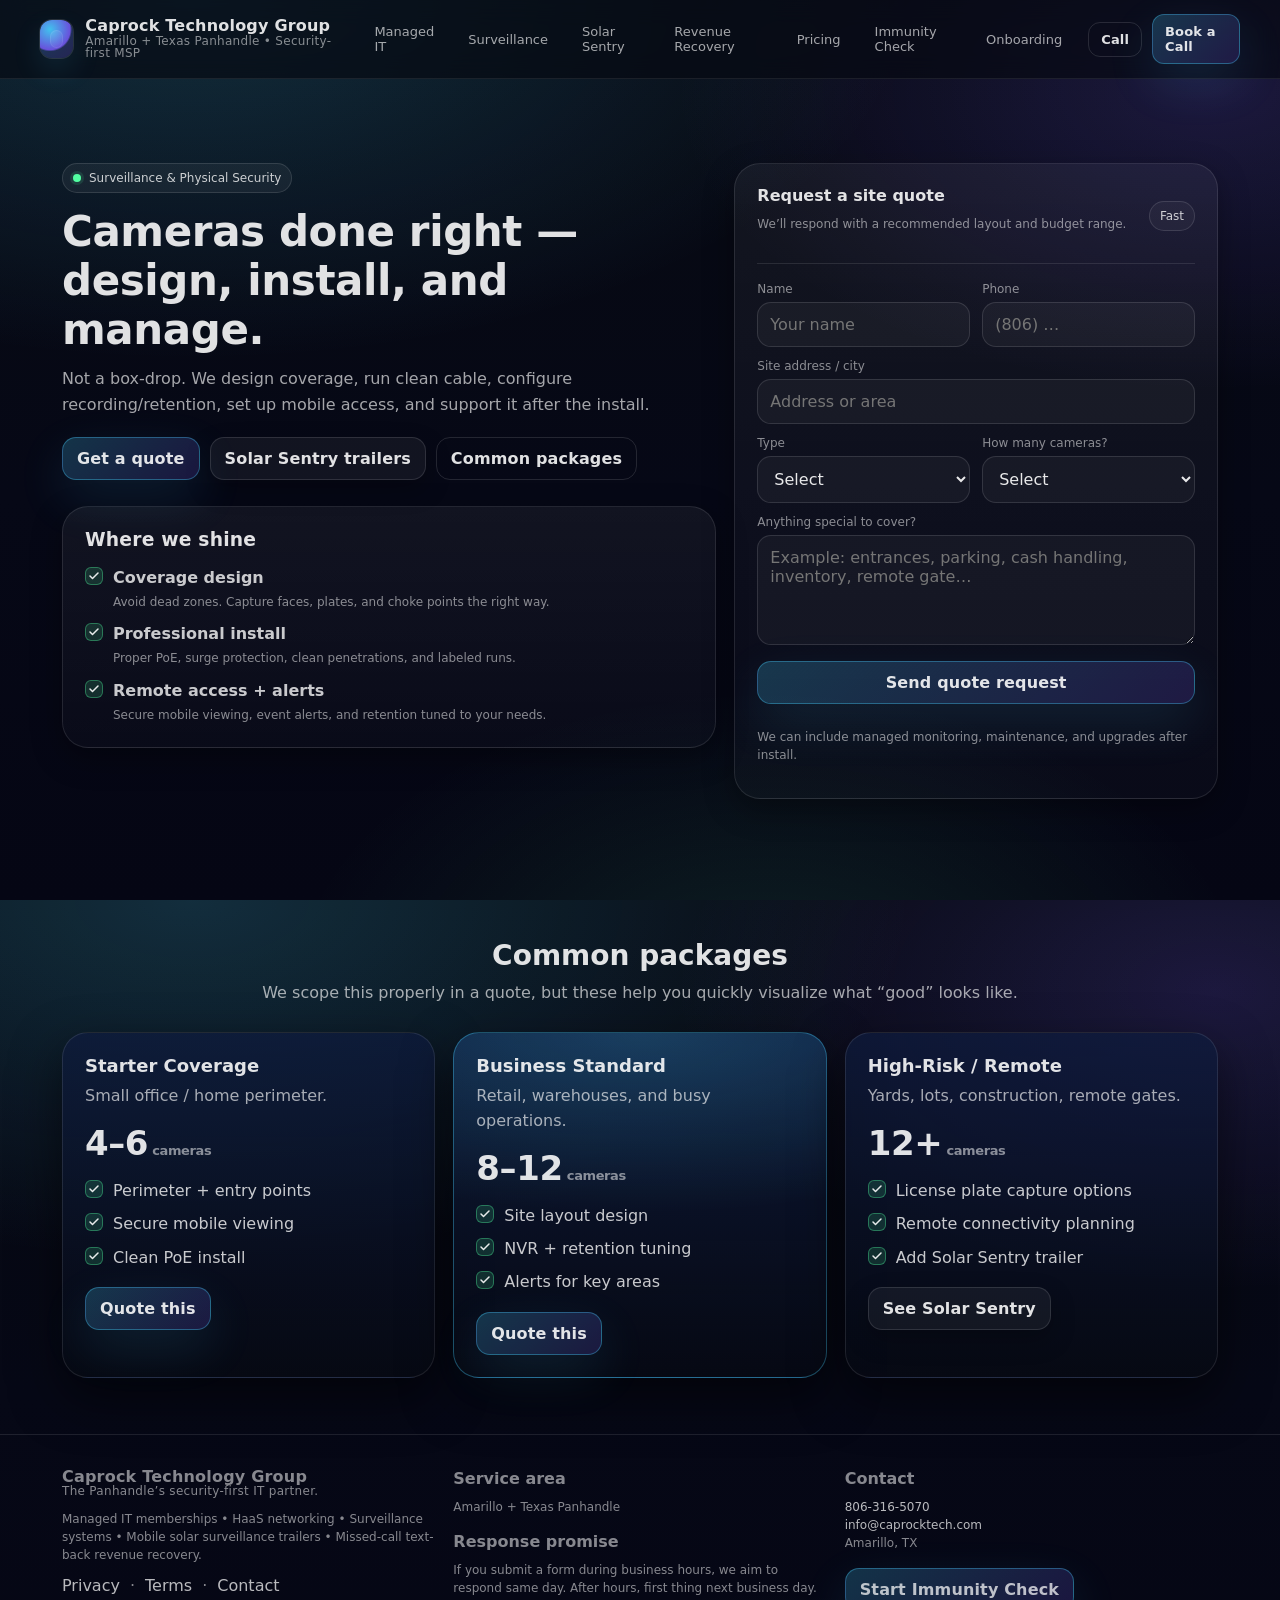
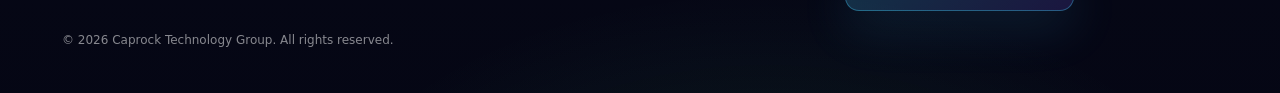
<file: surveillance.html>
<!doctype html>
<html lang="en">
<head>
  <meta charset="utf-8"/>
  <meta name="viewport" content="width=device-width,initial-scale=1"/>
  <meta name="theme-color" content="#070A12"/>
  <title>Surveillance & Security Cameras — Caprock Technology Group</title>
  <meta name="description" content="Professional camera system design and installation for businesses and homes in Amarillo and the Panhandle, plus mobile solar surveillance."/>
  <link rel="icon" href="assets/img/logo.svg" type="image/svg+xml">
  <link rel="stylesheet" href="assets/css/styles.css"/>
</head>
<body>
  <header class="nav">
    <div class="container nav-inner">
      <a class="brand" href="index.html" aria-label="Caprock Technology Group home">
        <span class="logo" aria-hidden="true"></span>
        <span class="brand-title">
          <div class="name">Caprock Technology Group</div>
          <div class="sub">Amarillo + Texas Panhandle • Security-first MSP</div>
        </span>
      </a>

      <nav class="nav-links" aria-label="Primary">
        <a href="managed-it.html">Managed IT</a>
<a href="surveillance.html">Surveillance</a>
<a href="solar-sentry.html">Solar Sentry</a>
<a href="revenue-recovery.html">Revenue Recovery</a>
<a href="pricing.html">Pricing</a>
        <a href="immunity-check.html">Immunity Check</a>
        <a href="onboarding.html">Onboarding</a>
      </nav>

      <div class="nav-cta">
        <a class="btn ghost small" href="tel:8063165070">Call</a>
        <a class="btn primary small" href="contact.html#book">Book a Call</a>
        <button class="hamburger" id="openMenu" aria-label="Open menu">☰</button>
      </div>
    </div>
  </header>

  <div class="mobile" id="mobileMenu" aria-hidden="true">
    <div class="panel">
      <div class="split">
        <div class="brand-title">
          <div class="name">Menu</div>
          <div class="sub">Choose a path</div>
        </div>
        <button class="btn small" id="closeMenu" aria-label="Close menu">Close</button>
      </div>
      <div class="mt18">
        <a href="managed-it.html">Managed IT</a>
<a href="surveillance.html">Surveillance</a>
<a href="solar-sentry.html">Solar Sentry</a>
<a href="revenue-recovery.html">Revenue Recovery</a>
<a href="pricing.html">Pricing</a>
<hr class="sep"/>
<a href="contact.html">Contact</a>
<a href="about.html">About</a>
<a href="immunity-check.html">Immunity Check</a>
<a href="onboarding.html">Client Onboarding</a>
      </div>
      <div class="mt22">
        <a class="btn primary" style="width:100%" href="contact.html#book">Book a Call</a>
      </div>
      <p class="note mt16">Fast response. Straight answers. No fluff.</p>
    </div>
  </div>

  <main>
    
<section class="section">
  <div class="container">
    <div class="grid cols-2" style="align-items:start">
      <div>
        <span class="badge"><span class="dot"></span><span>Surveillance & Physical Security</span></span>
        <h1 style="margin:14px 0 12px; font-size:42px; letter-spacing:-.4px">Cameras done right — design, install, and manage.</h1>
        <p style="color:var(--muted); line-height:1.65; margin:0">
          Not a box-drop. We design coverage, run clean cable, configure recording/retention, set up mobile access, and
          support it after the install.
        </p>

        <div class="mt18" style="display:flex; gap:10px; flex-wrap:wrap">
          <a class="btn primary" href="#quote">Get a quote</a>
          <a class="btn" href="solar-sentry.html">Solar Sentry trailers</a>
          <a class="btn ghost" href="#packages">Common packages</a>
        </div>

        <div class="mt26 card pad-lg">
          <h3 class="card-title">Where we shine</h3>
          <ul class="ul">
            <li><span class="check" aria-hidden="true">
  <svg viewBox="0 0 24 24" fill="none" stroke="rgba(255,255,255,.9)" stroke-width="3" stroke-linecap="round" stroke-linejoin="round">
    <path d="M20 6L9 17l-5-5"/>
  </svg>
</span> <div><strong>Coverage design</strong><br><span class="note">Avoid dead zones. Capture faces, plates, and choke points the right way.</span></div></li>
            <li><span class="check" aria-hidden="true">
  <svg viewBox="0 0 24 24" fill="none" stroke="rgba(255,255,255,.9)" stroke-width="3" stroke-linecap="round" stroke-linejoin="round">
    <path d="M20 6L9 17l-5-5"/>
  </svg>
</span> <div><strong>Professional install</strong><br><span class="note">Proper PoE, surge protection, clean penetrations, and labeled runs.</span></div></li>
            <li><span class="check" aria-hidden="true">
  <svg viewBox="0 0 24 24" fill="none" stroke="rgba(255,255,255,.9)" stroke-width="3" stroke-linecap="round" stroke-linejoin="round">
    <path d="M20 6L9 17l-5-5"/>
  </svg>
</span> <div><strong>Remote access + alerts</strong><br><span class="note">Secure mobile viewing, event alerts, and retention tuned to your needs.</span></div></li>
          </ul>
        </div>
      </div>

      <div>
        <div class="card pad-lg" id="quote">
          <div class="split">
            <div>
              <p class="m0" style="font-weight:800">Request a site quote</p>
              <p class="note mt10">We’ll respond with a recommended layout and budget range.</p>
            </div>
            <span class="pill">Fast</span>
          </div>
          <hr class="sep"/>
          <form class="form" name="surveillance-quote" method="POST" data-netlify="true" action="/thank-you.html">
            <input type="hidden" name="form-name" value="surveillance-quote"/>
            <div class="inline cols-2">
              <div class="field">
                <label>Name</label>
                <input name="name" autocomplete="name" required placeholder="Your name"/>
              </div>
              <div class="field">
                <label>Phone</label>
                <input name="phone" autocomplete="tel" required placeholder="(806) …"/>
              </div>
            </div>
            <div class="field">
              <label>Site address / city</label>
              <input name="site" required placeholder="Address or area"/>
            </div>
            <div class="inline cols-2">
              <div class="field">
                <label>Type</label>
                <select name="type" required>
                  <option value="" disabled selected>Select</option>
                  <option>Business</option><option>Home</option><option>Construction / remote site</option><option>Other</option>
                </select>
              </div>
              <div class="field">
                <label>How many cameras?</label>
                <select name="camera_count" required>
                  <option value="" disabled selected>Select</option>
                  <option>4</option><option>6</option><option>8</option><option>12</option><option>16+</option>
                </select>
              </div>
            </div>
            <div class="field">
              <label>Anything special to cover?</label>
              <textarea name="goals" required placeholder="Example: entrances, parking, cash handling, inventory, remote gate…"></textarea>
            </div>
            <button class="btn primary" type="submit" style="width:100%">Send quote request</button>
            <p class="note">We can include managed monitoring, maintenance, and upgrades after install.</p>
          </form>
        </div>
      </div>
    </div>
  </div>
</section>

<section class="section compact" id="packages">
  <div class="container">
    <div class="center">
      <h2 style="margin:0 0 8px; font-size:28px">Common packages</h2>
      <p class="m0" style="color:var(--muted); max-width:900px; margin:0 auto; line-height:1.65">
        We scope this properly in a quote, but these help you quickly visualize what “good” looks like.
      </p>
    </div>

    <div class="grid cols-3 mt26">
      <div class="price">
        <h3>Starter Coverage</h3>
        <p class="p">Small office / home perimeter.</p>
        <div class="money">4–6<span> cameras</span></div>
        <ul class="ul">
          <li><span class="check" aria-hidden="true">
  <svg viewBox="0 0 24 24" fill="none" stroke="rgba(255,255,255,.9)" stroke-width="3" stroke-linecap="round" stroke-linejoin="round">
    <path d="M20 6L9 17l-5-5"/>
  </svg>
</span> Perimeter + entry points</li>
          <li><span class="check" aria-hidden="true">
  <svg viewBox="0 0 24 24" fill="none" stroke="rgba(255,255,255,.9)" stroke-width="3" stroke-linecap="round" stroke-linejoin="round">
    <path d="M20 6L9 17l-5-5"/>
  </svg>
</span> Secure mobile viewing</li>
          <li><span class="check" aria-hidden="true">
  <svg viewBox="0 0 24 24" fill="none" stroke="rgba(255,255,255,.9)" stroke-width="3" stroke-linecap="round" stroke-linejoin="round">
    <path d="M20 6L9 17l-5-5"/>
  </svg>
</span> Clean PoE install</li>
        </ul>
        <div class="mt18"><a class="btn primary" href="#quote">Quote this</a></div>
      </div>

      <div class="price featured">
        <h3>Business Standard</h3>
        <p class="p">Retail, warehouses, and busy operations.</p>
        <div class="money">8–12<span> cameras</span></div>
        <ul class="ul">
          <li><span class="check" aria-hidden="true">
  <svg viewBox="0 0 24 24" fill="none" stroke="rgba(255,255,255,.9)" stroke-width="3" stroke-linecap="round" stroke-linejoin="round">
    <path d="M20 6L9 17l-5-5"/>
  </svg>
</span> Site layout design</li>
          <li><span class="check" aria-hidden="true">
  <svg viewBox="0 0 24 24" fill="none" stroke="rgba(255,255,255,.9)" stroke-width="3" stroke-linecap="round" stroke-linejoin="round">
    <path d="M20 6L9 17l-5-5"/>
  </svg>
</span> NVR + retention tuning</li>
          <li><span class="check" aria-hidden="true">
  <svg viewBox="0 0 24 24" fill="none" stroke="rgba(255,255,255,.9)" stroke-width="3" stroke-linecap="round" stroke-linejoin="round">
    <path d="M20 6L9 17l-5-5"/>
  </svg>
</span> Alerts for key areas</li>
        </ul>
        <div class="mt18"><a class="btn primary" href="#quote">Quote this</a></div>
      </div>

      <div class="price">
        <h3>High-Risk / Remote</h3>
        <p class="p">Yards, lots, construction, remote gates.</p>
        <div class="money">12+<span> cameras</span></div>
        <ul class="ul">
          <li><span class="check" aria-hidden="true">
  <svg viewBox="0 0 24 24" fill="none" stroke="rgba(255,255,255,.9)" stroke-width="3" stroke-linecap="round" stroke-linejoin="round">
    <path d="M20 6L9 17l-5-5"/>
  </svg>
</span> License plate capture options</li>
          <li><span class="check" aria-hidden="true">
  <svg viewBox="0 0 24 24" fill="none" stroke="rgba(255,255,255,.9)" stroke-width="3" stroke-linecap="round" stroke-linejoin="round">
    <path d="M20 6L9 17l-5-5"/>
  </svg>
</span> Remote connectivity planning</li>
          <li><span class="check" aria-hidden="true">
  <svg viewBox="0 0 24 24" fill="none" stroke="rgba(255,255,255,.9)" stroke-width="3" stroke-linecap="round" stroke-linejoin="round">
    <path d="M20 6L9 17l-5-5"/>
  </svg>
</span> Add Solar Sentry trailer</li>
        </ul>
        <div class="mt18"><a class="btn" href="solar-sentry.html">See Solar Sentry</a></div>
      </div>
    </div>
  </div>
</section>

  </main>

  <footer class="footer">
    <div class="container">
      <div class="grid cols-3">
        <div>
          <div class="brand-title">
            <div class="name">Caprock Technology Group</div>
            <div class="sub">The Panhandle’s security-first IT partner.</div>
          </div>
          <p class="note mt12">Managed IT memberships • HaaS networking • Surveillance systems • Mobile solar surveillance trailers • Missed-call text-back revenue recovery.</p>
          <div class="mini-links">
            <a href="privacy.html">Privacy</a> ·
            <a href="terms.html">Terms</a> ·
            <a href="contact.html">Contact</a>
          </div>
        </div>
        <div>
          <p class="m0"><strong>Service area</strong></p>
          <p class="note mt10">Amarillo + Texas Panhandle</p>
          <p class="m0 mt16"><strong>Response promise</strong></p>
          <p class="note mt10">If you submit a form during business hours, we aim to respond same day. After hours, first thing next business day.</p>
        </div>
        <div>
          <p class="m0"><strong>Contact</strong></p>
          <p class="note mt10">
            <a href="tel:8063165070">806-316-5070</a><br/>
            <a href="mailto:info@caprocktech.com">info@caprocktech.com</a><br/>
            Amarillo, TX
          </p>
          <div class="mt16">
            <a class="btn primary" href="immunity-check.html">Start Immunity Check</a>
          </div>
        </div>
      </div>
      <p class="small mt22">© 2026 Caprock Technology Group. All rights reserved.</p>
    </div>
  </footer>

  <div class="toast" id="toast" role="status" aria-live="polite">
    <div class="t">Saved</div>
    <div class="m">We’ll be in touch.</div>
  </div>

  <script src="assets/js/main.js"></script>
</body>
</html>
</file>
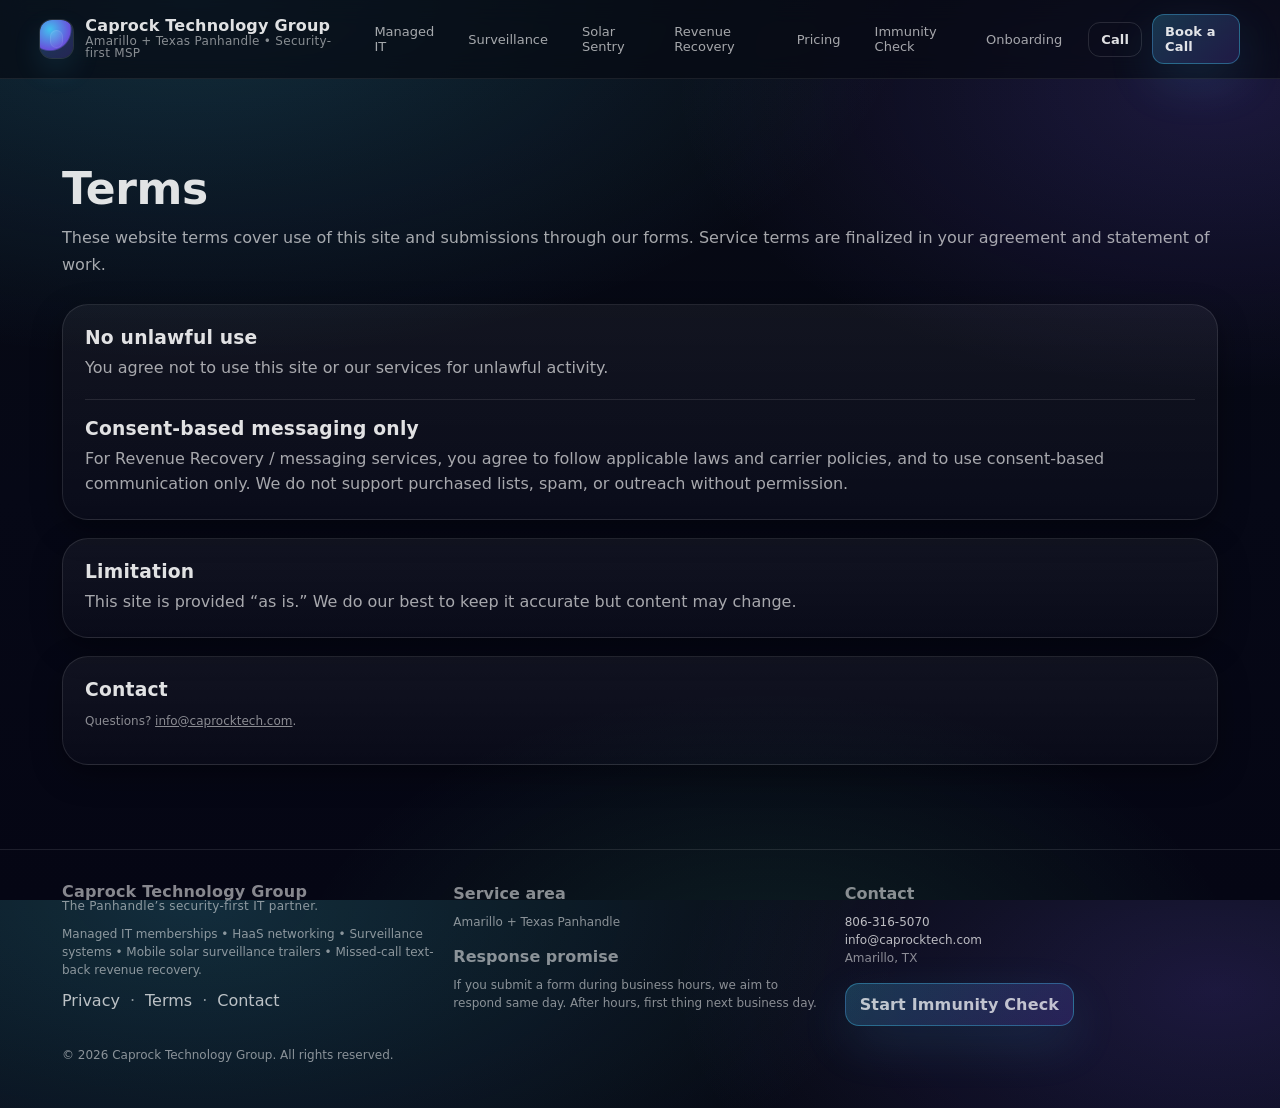
<file: terms.html>
<!doctype html>
<html lang="en">
<head>
  <meta charset="utf-8"/>
  <meta name="viewport" content="width=device-width,initial-scale=1"/>
  <meta name="theme-color" content="#070A12"/>
  <title>Terms — Caprock Technology Group</title>
  <meta name="description" content="Website terms for Caprock Technology Group."/>
  <link rel="icon" href="assets/img/logo.svg" type="image/svg+xml">
  <link rel="stylesheet" href="assets/css/styles.css"/>
</head>
<body>
  <header class="nav">
    <div class="container nav-inner">
      <a class="brand" href="index.html" aria-label="Caprock Technology Group home">
        <span class="logo" aria-hidden="true"></span>
        <span class="brand-title">
          <div class="name">Caprock Technology Group</div>
          <div class="sub">Amarillo + Texas Panhandle • Security-first MSP</div>
        </span>
      </a>

      <nav class="nav-links" aria-label="Primary">
        <a href="managed-it.html">Managed IT</a>
<a href="surveillance.html">Surveillance</a>
<a href="solar-sentry.html">Solar Sentry</a>
<a href="revenue-recovery.html">Revenue Recovery</a>
<a href="pricing.html">Pricing</a>
        <a href="immunity-check.html">Immunity Check</a>
        <a href="onboarding.html">Onboarding</a>
      </nav>

      <div class="nav-cta">
        <a class="btn ghost small" href="tel:8063165070">Call</a>
        <a class="btn primary small" href="contact.html#book">Book a Call</a>
        <button class="hamburger" id="openMenu" aria-label="Open menu">☰</button>
      </div>
    </div>
  </header>

  <div class="mobile" id="mobileMenu" aria-hidden="true">
    <div class="panel">
      <div class="split">
        <div class="brand-title">
          <div class="name">Menu</div>
          <div class="sub">Choose a path</div>
        </div>
        <button class="btn small" id="closeMenu" aria-label="Close menu">Close</button>
      </div>
      <div class="mt18">
        <a href="managed-it.html">Managed IT</a>
<a href="surveillance.html">Surveillance</a>
<a href="solar-sentry.html">Solar Sentry</a>
<a href="revenue-recovery.html">Revenue Recovery</a>
<a href="pricing.html">Pricing</a>
<hr class="sep"/>
<a href="contact.html">Contact</a>
<a href="about.html">About</a>
<a href="immunity-check.html">Immunity Check</a>
<a href="onboarding.html">Client Onboarding</a>
      </div>
      <div class="mt22">
        <a class="btn primary" style="width:100%" href="contact.html#book">Book a Call</a>
      </div>
      <p class="note mt16">Fast response. Straight answers. No fluff.</p>
    </div>
  </div>

  <main>
    
<section class="section">
  <div class="container">
    <h1 style="margin:0 0 10px; font-size:44px; letter-spacing:-.4px">Terms</h1>
    <p style="color:var(--muted); line-height:1.7; margin:0">
      These website terms cover use of this site and submissions through our forms. Service terms are finalized in your agreement and statement of work.
    </p>

    <div class="card pad-lg mt26">
      <h3 class="card-title">No unlawful use</h3>
      <p class="card-sub">
        You agree not to use this site or our services for unlawful activity.
      </p>
      <hr class="sep"/>
      <h3 class="card-title">Consent-based messaging only</h3>
      <p class="card-sub">
        For Revenue Recovery / messaging services, you agree to follow applicable laws and carrier policies, and to use consent-based communication only.
        We do not support purchased lists, spam, or outreach without permission.
      </p>
    </div>

    <div class="card pad-lg mt18">
      <h3 class="card-title">Limitation</h3>
      <p class="card-sub">
        This site is provided “as is.” We do our best to keep it accurate but content may change.
      </p>
    </div>

    <div class="card pad-lg mt18">
      <h3 class="card-title">Contact</h3>
      <p class="note">Questions? <a href="mailto:info@caprocktech.com"><u>info@caprocktech.com</u></a>.</p>
    </div>
  </div>
</section>

  </main>

  <footer class="footer">
    <div class="container">
      <div class="grid cols-3">
        <div>
          <div class="brand-title">
            <div class="name">Caprock Technology Group</div>
            <div class="sub">The Panhandle’s security-first IT partner.</div>
          </div>
          <p class="note mt12">Managed IT memberships • HaaS networking • Surveillance systems • Mobile solar surveillance trailers • Missed-call text-back revenue recovery.</p>
          <div class="mini-links">
            <a href="privacy.html">Privacy</a> ·
            <a href="terms.html">Terms</a> ·
            <a href="contact.html">Contact</a>
          </div>
        </div>
        <div>
          <p class="m0"><strong>Service area</strong></p>
          <p class="note mt10">Amarillo + Texas Panhandle</p>
          <p class="m0 mt16"><strong>Response promise</strong></p>
          <p class="note mt10">If you submit a form during business hours, we aim to respond same day. After hours, first thing next business day.</p>
        </div>
        <div>
          <p class="m0"><strong>Contact</strong></p>
          <p class="note mt10">
            <a href="tel:8063165070">806-316-5070</a><br/>
            <a href="mailto:info@caprocktech.com">info@caprocktech.com</a><br/>
            Amarillo, TX
          </p>
          <div class="mt16">
            <a class="btn primary" href="immunity-check.html">Start Immunity Check</a>
          </div>
        </div>
      </div>
      <p class="small mt22">© 2026 Caprock Technology Group. All rights reserved.</p>
    </div>
  </footer>

  <div class="toast" id="toast" role="status" aria-live="polite">
    <div class="t">Saved</div>
    <div class="m">We’ll be in touch.</div>
  </div>

  <script src="assets/js/main.js"></script>
</body>
</html>
</file>
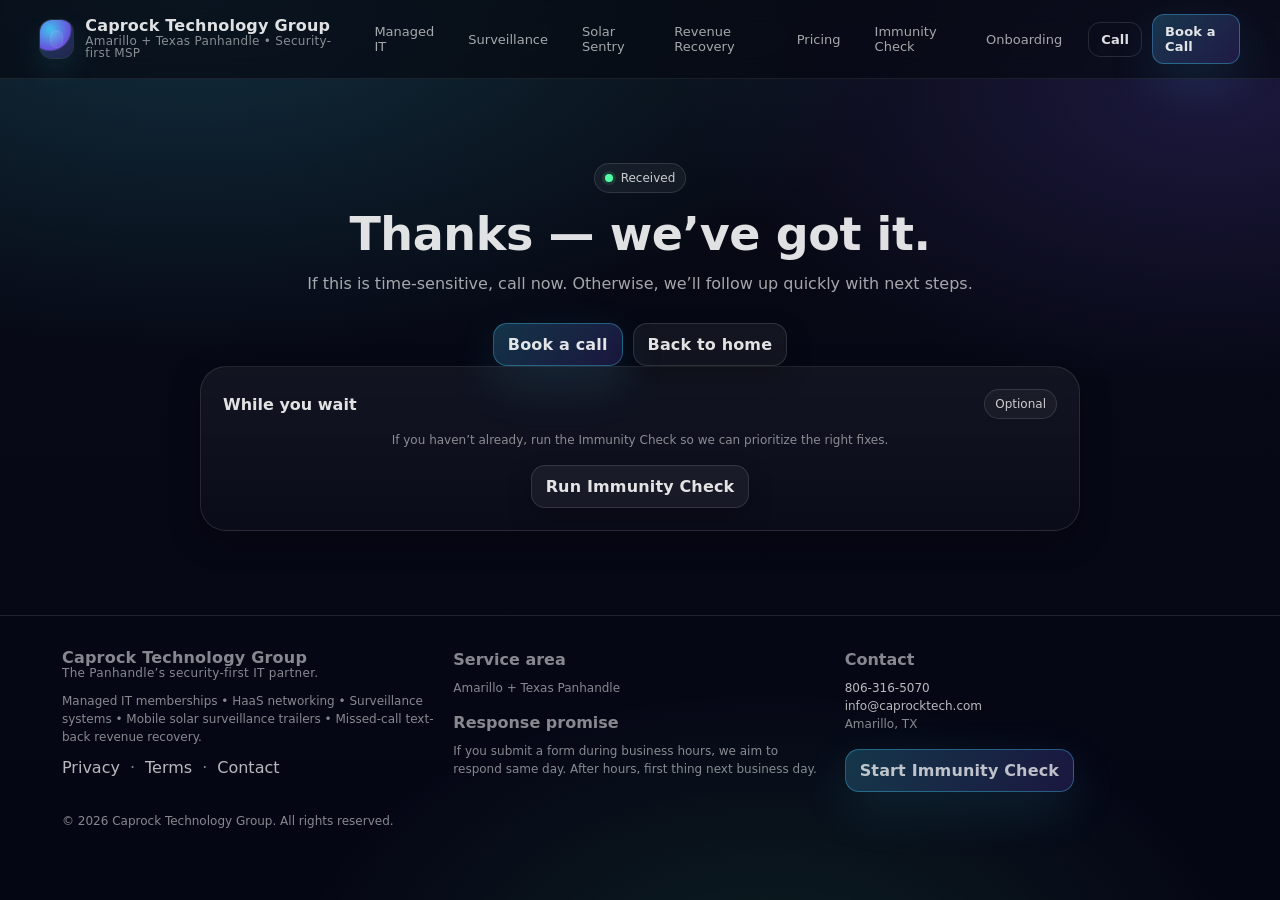
<file: thank-you.html>
<!doctype html>
<html lang="en">
<head>
  <meta charset="utf-8"/>
  <meta name="viewport" content="width=device-width,initial-scale=1"/>
  <meta name="theme-color" content="#070A12"/>
  <title>Thank You — Caprock Technology Group</title>
  <meta name="description" content="Thank you page for form submissions."/>
  <link rel="icon" href="assets/img/logo.svg" type="image/svg+xml">
  <link rel="stylesheet" href="assets/css/styles.css"/>
</head>
<body>
  <header class="nav">
    <div class="container nav-inner">
      <a class="brand" href="index.html" aria-label="Caprock Technology Group home">
        <span class="logo" aria-hidden="true"></span>
        <span class="brand-title">
          <div class="name">Caprock Technology Group</div>
          <div class="sub">Amarillo + Texas Panhandle • Security-first MSP</div>
        </span>
      </a>

      <nav class="nav-links" aria-label="Primary">
        <a href="managed-it.html">Managed IT</a>
<a href="surveillance.html">Surveillance</a>
<a href="solar-sentry.html">Solar Sentry</a>
<a href="revenue-recovery.html">Revenue Recovery</a>
<a href="pricing.html">Pricing</a>
        <a href="immunity-check.html">Immunity Check</a>
        <a href="onboarding.html">Onboarding</a>
      </nav>

      <div class="nav-cta">
        <a class="btn ghost small" href="tel:8063165070">Call</a>
        <a class="btn primary small" href="contact.html#book">Book a Call</a>
        <button class="hamburger" id="openMenu" aria-label="Open menu">☰</button>
      </div>
    </div>
  </header>

  <div class="mobile" id="mobileMenu" aria-hidden="true">
    <div class="panel">
      <div class="split">
        <div class="brand-title">
          <div class="name">Menu</div>
          <div class="sub">Choose a path</div>
        </div>
        <button class="btn small" id="closeMenu" aria-label="Close menu">Close</button>
      </div>
      <div class="mt18">
        <a href="managed-it.html">Managed IT</a>
<a href="surveillance.html">Surveillance</a>
<a href="solar-sentry.html">Solar Sentry</a>
<a href="revenue-recovery.html">Revenue Recovery</a>
<a href="pricing.html">Pricing</a>
<hr class="sep"/>
<a href="contact.html">Contact</a>
<a href="about.html">About</a>
<a href="immunity-check.html">Immunity Check</a>
<a href="onboarding.html">Client Onboarding</a>
      </div>
      <div class="mt22">
        <a class="btn primary" style="width:100%" href="contact.html#book">Book a Call</a>
      </div>
      <p class="note mt16">Fast response. Straight answers. No fluff.</p>
    </div>
  </div>

  <main>
    
<section class="section">
  <div class="container">
    <div class="center">
      <span class="badge"><span class="dot"></span><span>Received</span></span>
      <h1 style="margin:14px 0 10px; font-size:46px; letter-spacing:-.4px">Thanks — we’ve got it.</h1>
      <p class="m0" style="color:var(--muted); max-width:820px; margin:0 auto; line-height:1.65">
        If this is time-sensitive, call now. Otherwise, we’ll follow up quickly with next steps.
      </p>
      <div class="mt26" style="display:flex; gap:10px; justify-content:center; flex-wrap:wrap">
        <a class="btn primary" href="contact.html#book">Book a call</a>
        <a class="btn" href="index.html">Back to home</a>
      </div>
      <div class="mt34 card pad-lg" style="max-width:880px; margin:0 auto">
        <div class="split">
          <p class="m0" style="font-weight:800">While you wait</p>
          <span class="pill">Optional</span>
        </div>
        <p class="note mt12">If you haven’t already, run the Immunity Check so we can prioritize the right fixes.</p>
        <div class="mt16"><a class="btn" href="immunity-check.html">Run Immunity Check</a></div>
      </div>
    </div>
  </div>
</section>

  </main>

  <footer class="footer">
    <div class="container">
      <div class="grid cols-3">
        <div>
          <div class="brand-title">
            <div class="name">Caprock Technology Group</div>
            <div class="sub">The Panhandle’s security-first IT partner.</div>
          </div>
          <p class="note mt12">Managed IT memberships • HaaS networking • Surveillance systems • Mobile solar surveillance trailers • Missed-call text-back revenue recovery.</p>
          <div class="mini-links">
            <a href="privacy.html">Privacy</a> ·
            <a href="terms.html">Terms</a> ·
            <a href="contact.html">Contact</a>
          </div>
        </div>
        <div>
          <p class="m0"><strong>Service area</strong></p>
          <p class="note mt10">Amarillo + Texas Panhandle</p>
          <p class="m0 mt16"><strong>Response promise</strong></p>
          <p class="note mt10">If you submit a form during business hours, we aim to respond same day. After hours, first thing next business day.</p>
        </div>
        <div>
          <p class="m0"><strong>Contact</strong></p>
          <p class="note mt10">
            <a href="tel:8063165070">806-316-5070</a><br/>
            <a href="mailto:info@caprocktech.com">info@caprocktech.com</a><br/>
            Amarillo, TX
          </p>
          <div class="mt16">
            <a class="btn primary" href="immunity-check.html">Start Immunity Check</a>
          </div>
        </div>
      </div>
      <p class="small mt22">© 2026 Caprock Technology Group. All rights reserved.</p>
    </div>
  </footer>

  <div class="toast" id="toast" role="status" aria-live="polite">
    <div class="t">Saved</div>
    <div class="m">We’ll be in touch.</div>
  </div>

  <script src="assets/js/main.js"></script>
</body>
</html>
</file>
<file: assets/css/styles.css>
/* Caprock Tech — conversion-first, enterprise aesthetic (no external deps). */
/* Design tokens */
:root{
  --bg:#070A12;
  --bg2:#0A1022;
  --card:#0B1430;
  --card2:#0E1B3D;
  --stroke:rgba(255,255,255,.10);
  --stroke2:rgba(255,255,255,.16);
  --text:rgba(255,255,255,.88);
  --muted:rgba(255,255,255,.64);
  --muted2:rgba(255,255,255,.52);
  --accent:#46D0FF;          /* electric cyan */
  --accent2:#7C5CFF;         /* violet */
  --good:#52FFA2;
  --warn:#FFC14A;
  --bad:#FF5C8A;
  --shadow: 0 20px 50px rgba(0,0,0,.55);
  --shadow2: 0 10px 30px rgba(0,0,0,.35);
  --r:18px;
  --r2:26px;
  --container:1200px;
  --font: ui-sans-serif, system-ui, -apple-system, Segoe UI, Roboto, Inter, Arial, "Apple Color Emoji", "Segoe UI Emoji";
  --mono: ui-monospace, SFMono-Regular, Menlo, Monaco, Consolas, "Liberation Mono", "Courier New", monospace;
}
*{box-sizing:border-box}
html,body{height:100%}
body{
  margin:0;
  font-family:var(--font);
  color:var(--text);
  background:
    radial-gradient(1200px 600px at 15% 0%, rgba(70,208,255,.18), transparent 60%),
    radial-gradient(900px 500px at 95% 10%, rgba(124,92,255,.18), transparent 60%),
    radial-gradient(800px 500px at 60% 110%, rgba(82,255,162,.10), transparent 60%),
    linear-gradient(180deg, var(--bg) 0%, #060816 55%, #050614 100%);
  overflow-x:hidden;
}
a{color:inherit; text-decoration:none}
img{max-width:100%; display:block}
button, input, select, textarea{font:inherit}
::selection{background:rgba(70,208,255,.28)}
/* Layout */
.container{max-width:var(--container); margin:0 auto; padding:0 22px}
.section{padding:84px 0}
.section.compact{padding:56px 0}
.grid{display:grid; gap:18px}
@media (min-width: 880px){
  .grid.cols-2{grid-template-columns:1.15fr .85fr}
  .grid.cols-3{grid-template-columns:repeat(3,1fr)}
  .grid.cols-4{grid-template-columns:repeat(4,1fr)}
}
/* Nav */
.nav{
  position:sticky; top:0; z-index:60;
  background:rgba(7,10,18,.68);
  backdrop-filter: blur(12px);
  border-bottom:1px solid rgba(255,255,255,.08);
}
.nav-inner{display:flex; align-items:center; justify-content:space-between; padding:14px 0; gap:16px}
.brand{display:flex; align-items:center; gap:12px; min-width:240px}
.logo{
  width:38px; height:38px; border-radius:12px;
  background: radial-gradient(circle at 30% 25%, rgba(70,208,255,.9), rgba(124,92,255,.8) 55%, rgba(0,0,0,0) 60%),
              linear-gradient(135deg, rgba(70,208,255,.25), rgba(124,92,255,.25));
  box-shadow: 0 0 0 1px rgba(255,255,255,.12), 0 12px 30px rgba(70,208,255,.12);
  position:relative;
}
.logo:after{
  content:""; position:absolute; inset:10px 10px 10px 10px; border-radius:10px;
  background: linear-gradient(135deg, rgba(255,255,255,.10), rgba(255,255,255,.02));
  box-shadow: inset 0 0 0 1px rgba(255,255,255,.08);
}
.brand-title{line-height:1.05}
.brand-title .name{font-weight:750; letter-spacing:.2px}
.brand-title .sub{font-size:12px; color:var(--muted2); letter-spacing:.3px}
.nav-links{display:none; gap:14px; align-items:center}
.nav-links a{font-size:13px; color:var(--muted); padding:8px 10px; border-radius:12px}
.nav-links a:hover{background:rgba(255,255,255,.06); color:rgba(255,255,255,.84)}
.nav-cta{display:flex; gap:10px; align-items:center}
@media(min-width: 980px){
  .nav-links{display:flex}
}
.hamburger{display:inline-flex; align-items:center; justify-content:center; width:42px; height:42px; border-radius:14px;
  border:1px solid rgba(255,255,255,.12); background:rgba(255,255,255,.04); color:var(--text);
}
@media(min-width:980px){ .hamburger{display:none} }

/* Buttons */
.btn{
  display:inline-flex; align-items:center; justify-content:center; gap:10px;
  padding:11px 14px; border-radius:14px; border:1px solid rgba(255,255,255,.12);
  background:rgba(255,255,255,.05); color:rgba(255,255,255,.88);
  box-shadow: 0 10px 25px rgba(0,0,0,.25);
  font-weight:650; letter-spacing:.15px; cursor:pointer;
}
.btn:hover{transform: translateY(-1px); background:rgba(255,255,255,.07)}
.btn:active{transform: translateY(0px)}
.btn.primary{
  border:1px solid rgba(70,208,255,.35);
  background: linear-gradient(135deg, rgba(70,208,255,.22), rgba(124,92,255,.18));
  box-shadow: 0 18px 50px rgba(70,208,255,.12);
}
.btn.primary:hover{box-shadow: 0 18px 55px rgba(70,208,255,.16)}
.btn.ghost{background:transparent; box-shadow:none}
.btn.small{padding:9px 12px; border-radius:12px; font-size:13px}
.badge{
  display:inline-flex; align-items:center; gap:8px;
  padding:7px 10px; border-radius:999px;
  border:1px solid rgba(255,255,255,.12);
  background:rgba(255,255,255,.05);
  color:rgba(255,255,255,.78);
  font-size:12px;
}
.badge .dot{width:8px; height:8px; border-radius:50%; background:var(--good); box-shadow:0 0 0 3px rgba(82,255,162,.12)}
/* Hero */
.hero{padding:60px 0 18px}
.hero h1{font-size:40px; line-height:1.06; margin:14px 0 12px; letter-spacing:-.5px}
.hero p{margin:0; color:var(--muted); font-size:16px; line-height:1.6}
@media(min-width: 880px){
  .hero{padding:84px 0 26px}
  .hero h1{font-size:56px}
  .hero p{font-size:17px}
}
.kpis{display:grid; grid-template-columns:repeat(2,1fr); gap:12px; margin-top:20px}
@media(min-width: 880px){ .kpis{grid-template-columns:repeat(4,1fr)} }
.kpi{
  border:1px solid rgba(255,255,255,.10);
  border-radius:16px;
  background: linear-gradient(180deg, rgba(255,255,255,.05), rgba(255,255,255,.02));
  padding:14px 14px;
}
.kpi .big{font-weight:800; letter-spacing:.2px}
.kpi .small{font-size:12px; color:var(--muted2); margin-top:6px}

/* Cards */
.card{
  border:1px solid rgba(255,255,255,.10);
  border-radius:var(--r2);
  background: linear-gradient(180deg, rgba(255,255,255,.05), rgba(255,255,255,.02));
  box-shadow: var(--shadow2);
  overflow:hidden;
}
.card.pad{padding:18px}
.card.pad-lg{padding:22px}
.card-title{font-weight:760; letter-spacing:.2px; margin:0 0 8px}
.card-sub{margin:0; color:var(--muted); line-height:1.55}
.icon{
  width:38px; height:38px; border-radius:14px;
  background: linear-gradient(135deg, rgba(70,208,255,.22), rgba(124,92,255,.18));
  border:1px solid rgba(255,255,255,.12);
  display:flex; align-items:center; justify-content:center;
  box-shadow: 0 20px 55px rgba(70,208,255,.10);
}
hr.sep{border:0; border-top:1px solid rgba(255,255,255,.10); margin:18px 0}

/* Pricing */
.pricing{display:grid; gap:18px}
@media(min-width: 880px){ .pricing{grid-template-columns:repeat(3,1fr)} }
.price{
  padding:22px;
  border-radius:var(--r2);
  border:1px solid rgba(255,255,255,.10);
  background: linear-gradient(180deg, rgba(14,27,61,.75), rgba(7,10,18,.60));
  box-shadow: var(--shadow);
}
.price.featured{
  border-color: rgba(70,208,255,.35);
  background: radial-gradient(800px 300px at 50% 0%, rgba(70,208,255,.20), transparent 60%),
              linear-gradient(180deg, rgba(14,27,61,.85), rgba(7,10,18,.55));
}
.price h3{margin:0; font-size:18px}
.price .p{color:var(--muted); margin:8px 0 0; line-height:1.55}
.price .money{font-size:34px; font-weight:860; margin:14px 0 8px; letter-spacing:-.4px}
.price .money span{font-size:13px; color:var(--muted2); font-weight:650}
.ul{list-style:none; padding:0; margin:16px 0 0; display:grid; gap:10px}
.ul li{display:flex; gap:10px; align-items:flex-start; color:rgba(255,255,255,.78); line-height:1.45}
.check{
  width:18px; height:18px; border-radius:6px;
  background: rgba(82,255,162,.14);
  border:1px solid rgba(82,255,162,.35);
  display:inline-flex; align-items:center; justify-content:center;
  margin-top:1px;
}
.check svg{width:12px; height:12px}

/* Forms */
.form{
  display:grid; gap:12px;
}
.field label{display:block; font-size:12px; color:var(--muted2); margin:0 0 6px}
.field input,.field select,.field textarea{
  width:100%;
  border-radius:14px;
  border:1px solid rgba(255,255,255,.12);
  background: rgba(255,255,255,.04);
  padding:12px 12px;
  color:rgba(255,255,255,.9);
  outline:none;
}
.field textarea{min-height:110px; resize:vertical}
.field input:focus,.field select:focus,.field textarea:focus{
  border-color: rgba(70,208,255,.38);
  box-shadow: 0 0 0 4px rgba(70,208,255,.10);
}
.inline{display:grid; gap:12px}
@media(min-width: 720px){ .inline.cols-2{grid-template-columns:repeat(2,1fr)} }

.note{
  font-size:12px; color:var(--muted2); line-height:1.5;
}
.toast{
  position:fixed; right:18px; bottom:18px; z-index:120;
  border:1px solid rgba(255,255,255,.12);
  background: rgba(7,10,18,.78);
  backdrop-filter: blur(12px);
  border-radius:16px;
  padding:12px 14px;
  max-width:360px;
  box-shadow: var(--shadow);
  display:none;
}
.toast.show{display:block}
.toast .t{font-weight:750}
.toast .m{color:var(--muted); margin-top:4px; font-size:13px; line-height:1.4}

/* Footer */
.footer{
  border-top:1px solid rgba(255,255,255,.10);
  padding:34px 0;
  color:var(--muted2);
}
.footer a{color:rgba(255,255,255,.72)}
.footer a:hover{color:rgba(255,255,255,.92)}
.small{font-size:12px}
.mini-links{display:flex; flex-wrap:wrap; gap:10px; margin-top:10px}

/* Mobile menu */
.mobile{
  position:fixed; inset:0; z-index:80;
  background: rgba(7,10,18,.82);
  backdrop-filter: blur(10px);
  display:none;
}
.mobile.show{display:block}
.mobile .panel{
  position:absolute; right:0; top:0; bottom:0; width:min(420px, 92vw);
  background: linear-gradient(180deg, rgba(10,16,34,.98), rgba(7,10,18,.96));
  border-left:1px solid rgba(255,255,255,.10);
  padding:18px;
}
.mobile .panel a{display:block; padding:12px 12px; border-radius:14px; color:rgba(255,255,255,.84)}
.mobile .panel a:hover{background:rgba(255,255,255,.06)}
/* Utility */
.m0{margin:0}
.mt10{margin-top:10px}
.mt12{margin-top:12px}
.mt16{margin-top:16px}
.mt18{margin-top:18px}
.mt22{margin-top:22px}
.mt26{margin-top:26px}
.mt34{margin-top:34px}
.mt44{margin-top:44px}
.center{text-align:center}
.right{text-align:right}
.split{display:flex; align-items:center; justify-content:space-between; gap:14px}
.pill{
  padding:7px 10px; border-radius:999px;
  border:1px solid rgba(255,255,255,.12);
  background: rgba(255,255,255,.04);
  font-size:12px; color:rgba(255,255,255,.78);
}
.code{
  font-family:var(--mono);
  font-size:12px;
  padding:10px 12px;
  border-radius:14px;
  border:1px solid rgba(255,255,255,.12);
  background: rgba(0,0,0,.22);
  color: rgba(255,255,255,.78);
  overflow:auto;
}
</file>
